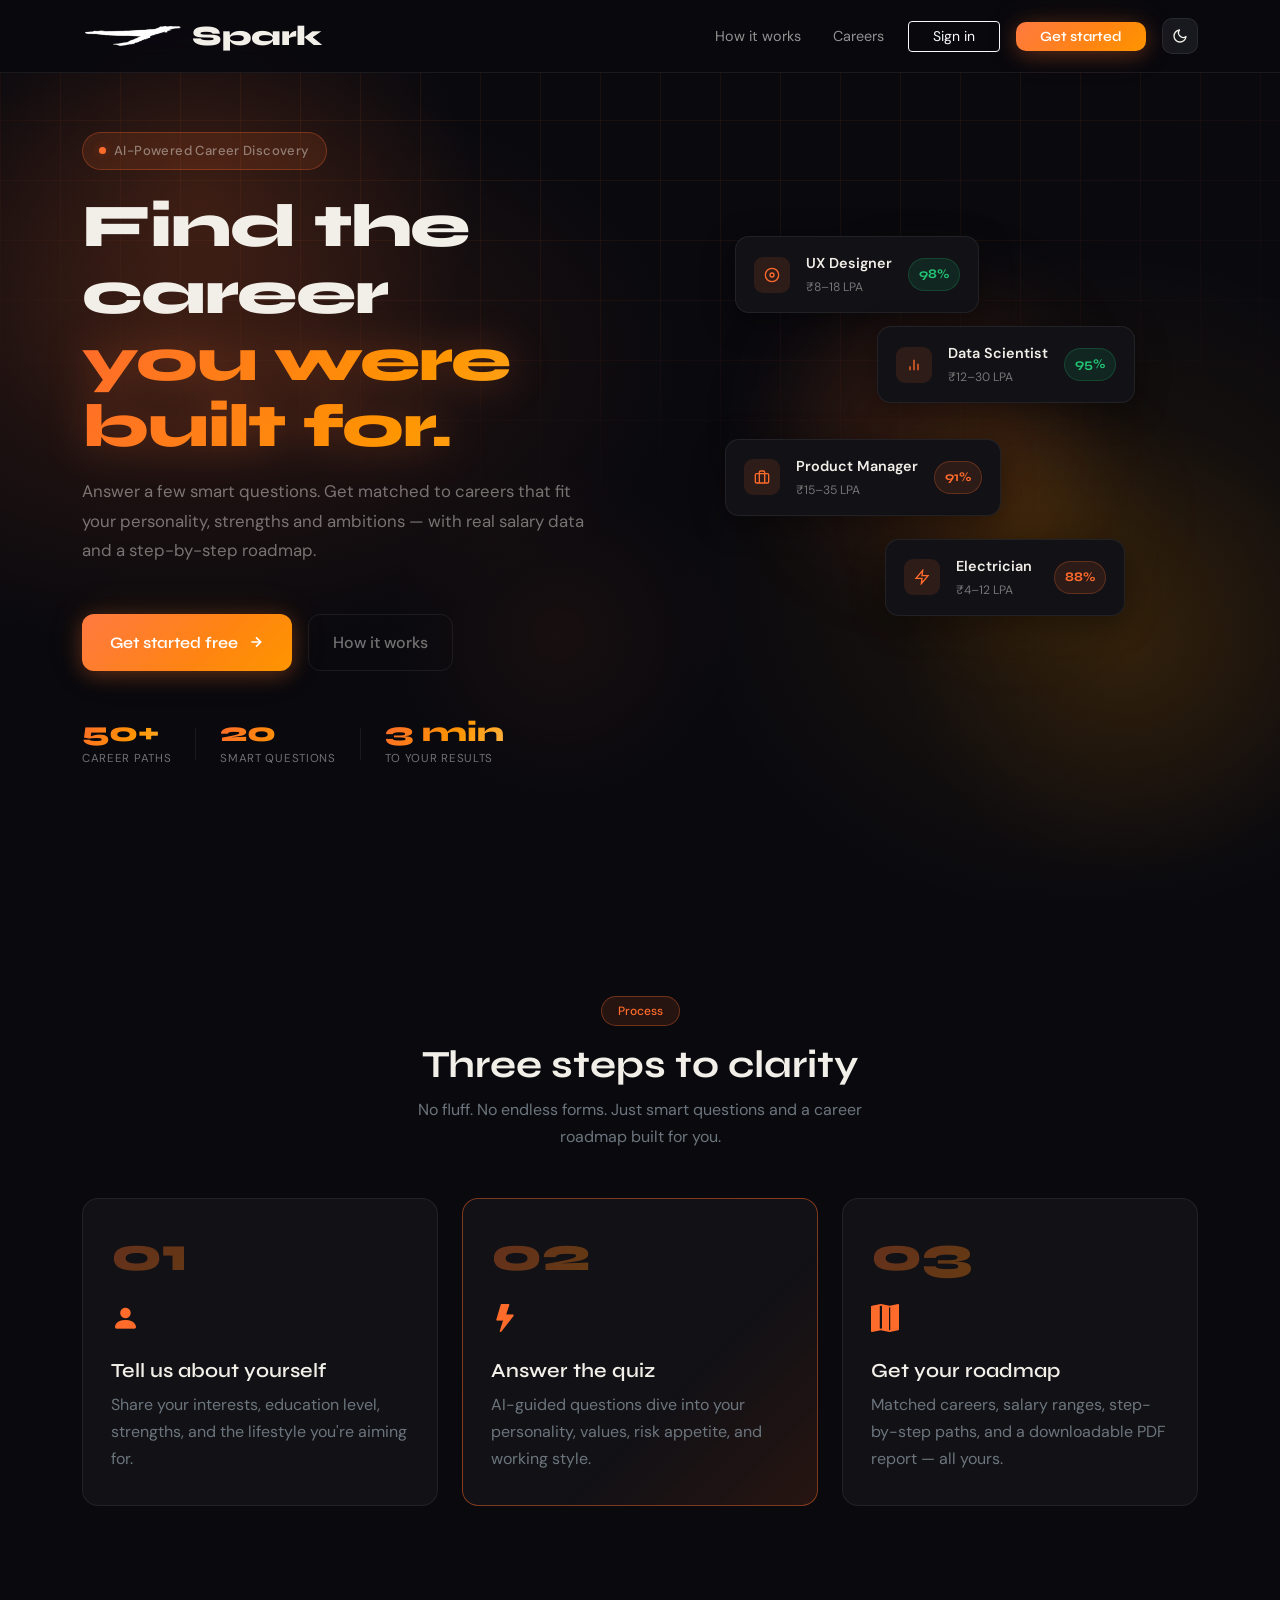
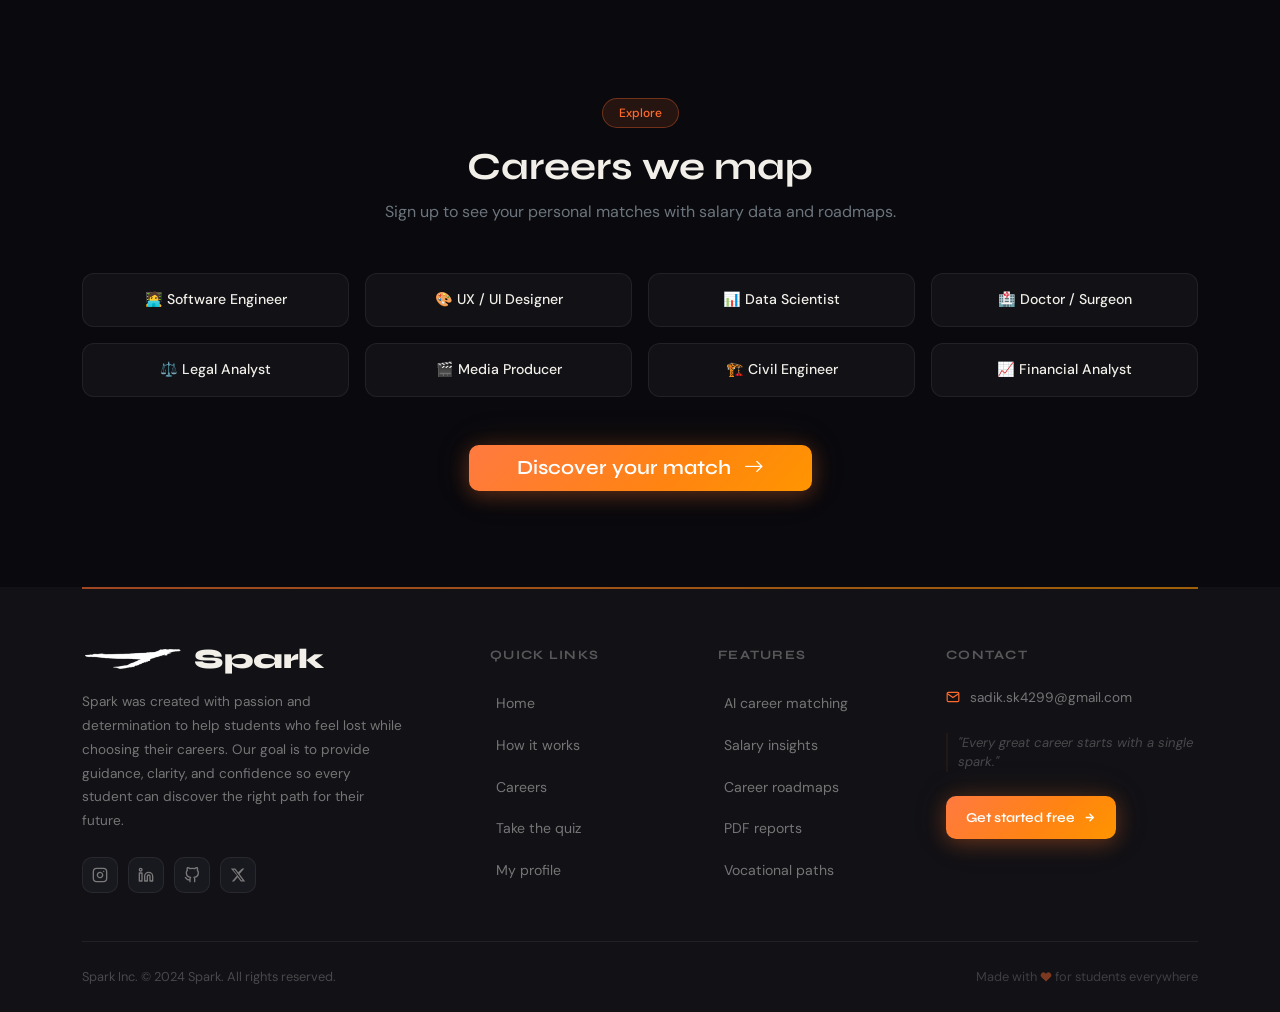
<file: index.html>
<!DOCTYPE html>
<html lang="en" data-bs-theme="dark">
<head>
  <meta charset="UTF-8" />
  <meta name="viewport" content="width=device-width, initial-scale=1.0"/>
  <title>Spark — Ignite Your Career</title>
  <link href="https://cdn.jsdelivr.net/npm/bootstrap@5.3.3/dist/css/bootstrap.min.css" rel="stylesheet"/>
  <link href="https://cdn.jsdelivr.net/npm/bootstrap-icons@1.11.3/font/bootstrap-icons.min.css" rel="stylesheet"/>
  <link href="https://fonts.googleapis.com/css2?family=Syne:wght@400;600;700;800&family=DM+Sans:wght@300;400;500&display=swap" rel="stylesheet"/>
  <link rel="stylesheet" href="style.css"/>
  <script src="theme.js"></script>
  <script src="loader.js"></script>
</head>
<body>

  <!-- NAVBAR -->
  <nav class="navbar navbar-expand-lg navbar-dark fixed-top spark-nav">
    <div class="container">
      <a class="navbar-brand spark-brand d-flex align-items-center gap-2" href="#">
          <img src="logo.png" alt="Spark" class="spark-logo" height="26" id="nav-logo"/>
          <span class="brand-text">Spark</span>
        </a>
      <button class="navbar-toggler border-0" type="button" data-bs-toggle="collapse" data-bs-target="#navMenu">
        <span class="navbar-toggler-icon"></span>
      </button>
      <div class="collapse navbar-collapse justify-content-end" id="navMenu">
        <ul class="navbar-nav align-items-center gap-2 gap-lg-3">
          <li class="nav-item"><a class="nav-link" href="#how">How it works</a></li>
          <li class="nav-item"><a class="nav-link" href="#careers">Careers</a></li>
          <li class="nav-item">
            <button class="btn btn-outline-light btn-sm px-4" data-bs-toggle="modal" data-bs-target="#authModal" id="signin-nav">Sign in</button>
          </li>
          <li class="nav-item">
            <button class="btn spark-btn-primary btn-sm px-4" data-bs-toggle="modal" data-bs-target="#authModal" id="signup-nav">Get started</button>
          </li>
        </ul>
      </div>
      <!-- THEME TOGGLE — always visible, far right -->
      <button class="theme-toggle ms-3" id="theme-toggle-btn" title="Toggle theme" aria-label="Toggle light/dark mode">
        <svg class="icon-moon" width="16" height="16" viewBox="0 0 24 24" fill="none" stroke="currentColor" stroke-width="2" stroke-linecap="round" stroke-linejoin="round"><path d="M21 12.79A9 9 0 1111.21 3 7 7 0 0021 12.79z"/></svg>
        <svg class="icon-sun" width="16" height="16" viewBox="0 0 24 24" fill="none" stroke="currentColor" stroke-width="2" stroke-linecap="round" stroke-linejoin="round"><circle cx="12" cy="12" r="5"/><line x1="12" y1="1" x2="12" y2="3"/><line x1="12" y1="21" x2="12" y2="23"/><line x1="4.22" y1="4.22" x2="5.64" y2="5.64"/><line x1="18.36" y1="18.36" x2="19.78" y2="19.78"/><line x1="1" y1="12" x2="3" y2="12"/><line x1="21" y1="12" x2="23" y2="12"/><line x1="4.22" y1="19.78" x2="5.64" y2="18.36"/><line x1="18.36" y1="5.64" x2="19.78" y2="4.22"/></svg>
      </button>
    </div>
  </nav>

  <!-- HERO -->
  <section class="hero-section" id="home">
    <!-- layered background -->
    <div class="hero-mesh"></div>
    <div class="hero-grid-bg"></div>
    <div class="hero-glow-1"></div>
    <div class="hero-glow-2"></div>
    <div class="hero-glow-3"></div>

    <div class="container position-relative" style="z-index:2;">
      <div class="row align-items-center min-vh-100 py-5 gy-5">

        <!-- LEFT -->
        <div class="col-lg-6 pt-5">

          <!-- pill badge -->
          <div class="hero-pill mb-4">
            <span class="hero-pill-dot"></span>
            AI-Powered Career Discovery
          </div>

          <!-- headline -->
          <h1 class="hero-title mb-3">
            Find the career<br/>
            <span class="hero-gradient-text">you were built for.</span>
          </h1>

          <!-- subline -->
          <p class="hero-sub mb-5">
            Answer a few smart questions. Get matched to careers that fit your personality, strengths and ambitions — with real salary data and a step-by-step roadmap.
          </p>

          <!-- CTA row -->
          <div class="d-flex flex-wrap gap-3 mb-5">
            <button class="hero-cta-primary" data-bs-toggle="modal" data-bs-target="#authModal">
              Get started free
              <svg width="16" height="16" viewBox="0 0 24 24" fill="none" stroke="currentColor" stroke-width="2.5"><line x1="5" y1="12" x2="19" y2="12"/><polyline points="12 5 19 12 12 19"/></svg>
            </button>
            <a href="#how" class="hero-cta-ghost">How it works</a>
          </div>

          <!-- stats row -->
          <div class="hero-stats-row">
            <div class="hero-stat">
              <div class="hero-stat-num">50+</div>
              <div class="hero-stat-label">Career paths</div>
            </div>
            <div class="hero-stat-sep"></div>
            <div class="hero-stat">
              <div class="hero-stat-num">20</div>
              <div class="hero-stat-label">Smart questions</div>
            </div>
            <div class="hero-stat-sep"></div>
            <div class="hero-stat">
              <div class="hero-stat-num">3 min</div>
              <div class="hero-stat-label">To your results</div>
            </div>
          </div>
        </div>

        <!-- RIGHT — floating cards -->
        <div class="col-lg-6 d-none d-lg-block position-relative">
          <div class="float-cards">
            <div class="fcard fcard-1 d-flex align-items-center gap-3">
              <div class="fcard-icon-wrap fcard-icon-indigo">
                <svg width="16" height="16" viewBox="0 0 24 24" fill="none" stroke="currentColor" stroke-width="2"><circle cx="12" cy="12" r="10"/><circle cx="12" cy="12" r="3"/></svg>
              </div>
              <div class="flex-grow-1">
                <div class="fcard-title">UX Designer</div>
                <div class="fcard-salary">₹8–18 LPA</div>
              </div>
              <div class="fcard-match fcard-match-high">98%</div>
            </div>
            <div class="fcard fcard-2 d-flex align-items-center gap-3">
              <div class="fcard-icon-wrap fcard-icon-violet">
                <svg width="16" height="16" viewBox="0 0 24 24" fill="none" stroke="currentColor" stroke-width="2"><line x1="18" y1="20" x2="18" y2="10"/><line x1="12" y1="20" x2="12" y2="4"/><line x1="6" y1="20" x2="6" y2="14"/></svg>
              </div>
              <div class="flex-grow-1">
                <div class="fcard-title">Data Scientist</div>
                <div class="fcard-salary">₹12–30 LPA</div>
              </div>
              <div class="fcard-match fcard-match-high">95%</div>
            </div>
            <div class="fcard fcard-3 d-flex align-items-center gap-3">
              <div class="fcard-icon-wrap fcard-icon-teal">
                <svg width="16" height="16" viewBox="0 0 24 24" fill="none" stroke="currentColor" stroke-width="2"><rect x="2" y="7" width="20" height="14" rx="2"/><path d="M16 21V5a2 2 0 00-2-2h-4a2 2 0 00-2 2v16"/></svg>
              </div>
              <div class="flex-grow-1">
                <div class="fcard-title">Product Manager</div>
                <div class="fcard-salary">₹15–35 LPA</div>
              </div>
              <div class="fcard-match fcard-match-mid">91%</div>
            </div>
            <div class="fcard fcard-4 d-flex align-items-center gap-3">
              <div class="fcard-icon-wrap fcard-icon-orange">
                <svg width="16" height="16" viewBox="0 0 24 24" fill="none" stroke="currentColor" stroke-width="2"><polygon points="13 2 3 14 12 14 11 22 21 10 12 10 13 2"/></svg>
              </div>
              <div class="flex-grow-1">
                <div class="fcard-title">Electrician</div>
                <div class="fcard-salary">₹4–12 LPA</div>
              </div>
              <div class="fcard-match fcard-match-mid">88%</div>
            </div>
            <div class="hero-orb orb-a"></div>
            <div class="hero-orb orb-b"></div>
          </div>
        </div>

      </div>
    </div>
  </section>

  <!-- HOW IT WORKS -->
  <section class="py-6" id="how">
    <div class="container">
      <div class="text-center mb-5">
        <span class="badge spark-badge mb-3 px-3 py-2">Process</span>
        <h2 class="section-title">Three steps to clarity</h2>
        <p class="text-secondary mx-auto" style="max-width:480px;">No fluff. No endless forms. Just smart questions and a career roadmap built for you.</p>
      </div>
      <div class="row g-4">
        <div class="col-md-4">
          <div class="step-card h-100">
            <div class="step-number">01</div>
            <div class="step-icon-wrap mb-3"><i class="bi bi-person-fill fs-3"></i></div>
            <h5 class="fw-semibold mb-2">Tell us about yourself</h5>
            <p class="text-secondary mb-0">Share your interests, education level, strengths, and the lifestyle you're aiming for.</p>
          </div>
        </div>
        <div class="col-md-4">
          <div class="step-card step-card--active h-100">
            <div class="step-number">02</div>
            <div class="step-icon-wrap mb-3"><i class="bi bi-lightning-fill fs-3"></i></div>
            <h5 class="fw-semibold mb-2">Answer the quiz</h5>
            <p class="text-secondary mb-0">AI-guided questions dive into your personality, values, risk appetite, and working style.</p>
          </div>
        </div>
        <div class="col-md-4">
          <div class="step-card h-100">
            <div class="step-number">03</div>
            <div class="step-icon-wrap mb-3"><i class="bi bi-map-fill fs-3"></i></div>
            <h5 class="fw-semibold mb-2">Get your roadmap</h5>
            <p class="text-secondary mb-0">Matched careers, salary ranges, step-by-step paths, and a downloadable PDF report — all yours.</p>
          </div>
        </div>
      </div>
    </div>
  </section>

  <!-- CAREERS PREVIEW -->
  <section class="py-6 careers-section" id="careers">
    <div class="container">
      <div class="text-center mb-5">
        <span class="badge spark-badge mb-3 px-3 py-2">Explore</span>
        <h2 class="section-title">Careers we map</h2>
        <p class="text-secondary">Sign up to see your personal matches with salary data and roadmaps.</p>
      </div>
      <div class="row g-3">
        <div class="col-6 col-md-4 col-lg-3">
          <div class="career-pill" data-bs-toggle="modal" data-bs-target="#authModal">🧑‍💻 Software Engineer</div>
        </div>
        <div class="col-6 col-md-4 col-lg-3">
          <div class="career-pill" data-bs-toggle="modal" data-bs-target="#authModal">🎨 UX / UI Designer</div>
        </div>
        <div class="col-6 col-md-4 col-lg-3">
          <div class="career-pill" data-bs-toggle="modal" data-bs-target="#authModal">📊 Data Scientist</div>
        </div>
        <div class="col-6 col-md-4 col-lg-3">
          <div class="career-pill" data-bs-toggle="modal" data-bs-target="#authModal">🏥 Doctor / Surgeon</div>
        </div>
        <div class="col-6 col-md-4 col-lg-3">
          <div class="career-pill" data-bs-toggle="modal" data-bs-target="#authModal">⚖️ Legal Analyst</div>
        </div>
        <div class="col-6 col-md-4 col-lg-3">
          <div class="career-pill" data-bs-toggle="modal" data-bs-target="#authModal">🎬 Media Producer</div>
        </div>
        <div class="col-6 col-md-4 col-lg-3">
          <div class="career-pill" data-bs-toggle="modal" data-bs-target="#authModal">🏗️ Civil Engineer</div>
        </div>
        <div class="col-6 col-md-4 col-lg-3">
          <div class="career-pill" data-bs-toggle="modal" data-bs-target="#authModal">📈 Financial Analyst</div>
        </div>
      </div>
      <div class="text-center mt-5">
        <button class="btn spark-btn-primary btn-lg px-5" data-bs-toggle="modal" data-bs-target="#authModal">
          Discover your match <i class="bi bi-arrow-right ms-2"></i>
        </button>
      </div>
    </div>
  </section>

  <!-- FOOTER -->
  <footer class="spark-footer">
    <div class="container">

      <!-- TOP DIVIDER LINE -->
      <div class="footer-top-line"></div>

      <!-- MAIN GRID -->
      <div class="footer-grid">

        <!-- COL 1 — ABOUT -->
        <div class="footer-col footer-col-about">
          <div class="footer-brand">
            <img src="logo.png" alt="Spark" class="spark-logo" height="24"/>
            <span class="brand-text">Spark</span>
          </div>
          <p class="footer-about">
            Spark was created with passion and determination to help students who feel lost while choosing their careers. Our goal is to provide guidance, clarity, and confidence so every student can discover the right path for their future.
          </p>
          <!-- SOCIAL ICONS -->
          <div class="footer-socials">
            <a href="https://www.instagram.com/_sad__ik_" target="_blank" class="footer-social-btn" title="Instagram">
              <svg width="16" height="16" viewBox="0 0 24 24" fill="none" stroke="currentColor" stroke-width="2" stroke-linecap="round" stroke-linejoin="round"><rect x="2" y="2" width="20" height="20" rx="5"/><path d="M16 11.37A4 4 0 1112.63 8 4 4 0 0116 11.37z"/><line x1="17.5" y1="6.5" x2="17.51" y2="6.5"/></svg>
            </a>
            <a href="https://www.linkedin.com/in/sadik-sk-639922325/" target="_blank" class="footer-social-btn" title="LinkedIn">
              <svg width="16" height="16" viewBox="0 0 24 24" fill="none" stroke="currentColor" stroke-width="2" stroke-linecap="round" stroke-linejoin="round"><path d="M16 8a6 6 0 016 6v7h-4v-7a2 2 0 00-2-2 2 2 0 00-2 2v7h-4v-7a6 6 0 016-6z"/><rect x="2" y="9" width="4" height="12"/><circle cx="4" cy="4" r="2"/></svg>
            </a>
            <a href="https://github.com/SaDik4299" target="_blank" class="footer-social-btn" title="GitHub">
              <svg width="16" height="16" viewBox="0 0 24 24" fill="none" stroke="currentColor" stroke-width="2" stroke-linecap="round" stroke-linejoin="round"><path d="M9 19c-5 1.5-5-2.5-7-3m14 6v-3.87a3.37 3.37 0 00-.94-2.61c3.14-.35 6.44-1.54 6.44-7A5.44 5.44 0 0020 4.77 5.07 5.07 0 0019.91 1S18.73.65 16 2.48a13.38 13.38 0 00-7 0C6.27.65 5.09 1 5.09 1A5.07 5.07 0 005 4.77a5.44 5.44 0 00-1.5 3.78c0 5.42 3.3 6.61 6.44 7A3.37 3.37 0 009 18.13V22"/></svg>
            </a>
            <a href="https://x.com/sk_sadik98517" target="_blank" class="footer-social-btn" title="X / Twitter">
              <svg width="16" height="16" viewBox="0 0 24 24" fill="currentColor"><path d="M18.244 2.25h3.308l-7.227 8.26 8.502 11.24H16.17l-4.714-6.231-5.401 6.231H2.744l7.737-8.835L1.254 2.25H8.08l4.253 5.622 5.911-5.622zm-1.161 17.52h1.833L7.084 4.126H5.117z"/></svg>
            </a>
          </div>
        </div>

        <!-- COL 2 — QUICK LINKS -->
        <div class="footer-col">
          <div class="footer-col-title">Quick Links</div>
          <ul class="footer-links">
            <li><a href="#home">Home</a></li>
            <li><a href="#how">How it works</a></li>
            <li><a href="#careers">Careers</a></li>
            <li><a href="#" data-bs-toggle="modal" data-bs-target="#authModal">Take the quiz</a></li>
            <li><a href="profile.html">My profile</a></li>
          </ul>
        </div>

        <!-- COL 3 — FEATURES -->
        <div class="footer-col">
          <div class="footer-col-title">Features</div>
          <ul class="footer-links">
            <li><a href="#">AI career matching</a></li>
            <li><a href="#">Salary insights</a></li>
            <li><a href="#">Career roadmaps</a></li>
            <li><a href="#">PDF reports</a></li>
            <li><a href="#">Vocational paths</a></li>
          </ul>
        </div>

        <!-- COL 4 — CONTACT -->
        <div class="footer-col">
          <div class="footer-col-title">Contact</div>
          <div class="footer-contact-item">
            <svg width="14" height="14" viewBox="0 0 24 24" fill="none" stroke="currentColor" stroke-width="2"><path d="M4 4h16c1.1 0 2 .9 2 2v12c0 1.1-.9 2-2 2H4c-1.1 0-2-.9-2-2V6c0-1.1.9-2 2-2z"/><polyline points="22,6 12,13 2,6"/></svg>
            <a href="mailto:sadik.sk4299@gmail.com">sadik.sk4299@gmail.com</a>
          </div>
          <div class="footer-tagline">
            "Every great career starts with a single spark."
          </div>
          <button class="footer-cta" data-bs-toggle="modal" data-bs-target="#authModal">
            Get started free
            <svg width="13" height="13" viewBox="0 0 24 24" fill="none" stroke="currentColor" stroke-width="2.5"><line x1="5" y1="12" x2="19" y2="12"/><polyline points="12 5 19 12 12 19"/></svg>
          </button>
        </div>

      </div>

      <!-- BOTTOM BAR -->
      <div class="footer-bottom">
        <span class="footer-copy">Spark Inc. &copy; 2024 Spark. All rights reserved.</span>
        <span class="footer-made">Made with
          <svg width="12" height="12" viewBox="0 0 24 24" fill="currentColor" style="color:#FF6B2B;margin:0 3px;vertical-align:middle"><path d="M20.84 4.61a5.5 5.5 0 00-7.78 0L12 5.67l-1.06-1.06a5.5 5.5 0 00-7.78 7.78L12 21.23l8.84-8.84a5.5 5.5 0 000-7.78z"/></svg>
          for students everywhere
        </span>
      </div>

    </div>
  </footer>

  <!-- AUTH MODAL -->
  <div class="modal fade" id="authModal" tabindex="-1" aria-hidden="true">
    <div class="modal-dialog modal-dialog-centered">
      <div class="modal-content spark-modal position-relative">
        <button type="button" class="btn-close btn-close-white position-absolute top-0 end-0 m-3 z-3" data-bs-dismiss="modal" aria-label="Close"></button>

        <!-- LOGIN -->
        <div id="panel-login">
          <div class="modal-body p-5">
            <div class="text-center mb-4">
              <div class="modal-brand mb-1"><img src="logo.png" class="modal-logo" alt="Spark"/></div>
              <div class="modal-brand-name mb-3">Spark</div>
              <h4 class="fw-bold">Welcome back</h4>
              <p class="text-secondary small">Sign in to continue your journey</p>
            </div>
            <div class="mb-3">
              <label class="form-label small text-secondary">Email address</label>
              <input type="email" class="form-control spark-input" id="login-email" placeholder="you@example.com"/>
            </div>
            <div class="mb-3">
              <label class="form-label small text-secondary">Password</label>
              <input type="password" class="form-control spark-input" id="login-password" placeholder="••••••••"/>
            </div>
            <div class="text-danger small mb-3 min-h-1" id="login-error"></div>
            <button class="btn spark-btn-primary w-100 py-2 mb-3" id="login-btn">
              Sign in <i class="bi bi-arrow-right ms-1"></i>
            </button>
            <p class="text-center text-secondary small mb-0">
              Don't have an account? <a href="#" class="spark-link" id="go-signup">Create one</a>
            </p>
          </div>
        </div>

        <!-- SIGNUP -->
        <div id="panel-signup" class="d-none">
          <div class="modal-body p-5">
            <div class="text-center mb-4">
              <div class="modal-brand mb-1"><img src="logo.png" class="modal-logo" alt="Spark"/></div>
              <div class="modal-brand-name mb-3">Spark</div>
              <h4 class="fw-bold">Create your account</h4>
              <p class="text-secondary small">Start discovering your path today</p>
            </div>
            <div class="mb-3">
              <label class="form-label small text-secondary">Full name</label>
              <input type="text" class="form-control spark-input" id="signup-name" placeholder="Your name"/>
            </div>
            <div class="mb-3">
              <label class="form-label small text-secondary">Email address</label>
              <input type="email" class="form-control spark-input" id="signup-email" placeholder="you@example.com"/>
            </div>
            <div class="mb-3">
              <label class="form-label small text-secondary">Password</label>
              <input type="password" class="form-control spark-input" id="signup-password" placeholder="Min. 8 characters"/>
            </div>
            <div class="text-danger small mb-3" id="signup-error"></div>
            <button class="btn spark-btn-primary w-100 py-2 mb-3" id="signup-btn">
              Create account <i class="bi bi-arrow-right ms-1"></i>
            </button>
            <p class="text-center text-secondary small mb-0">
              Already have an account? <a href="#" class="spark-link" id="go-login">Sign in</a>
            </p>
          </div>
        </div>

      </div>
    </div>
  </div>

  <script src="https://cdn.jsdelivr.net/npm/bootstrap@5.3.3/dist/js/bootstrap.bundle.min.js"></script>
  <script src="app.js"></script>
</body>
</html>
</file>
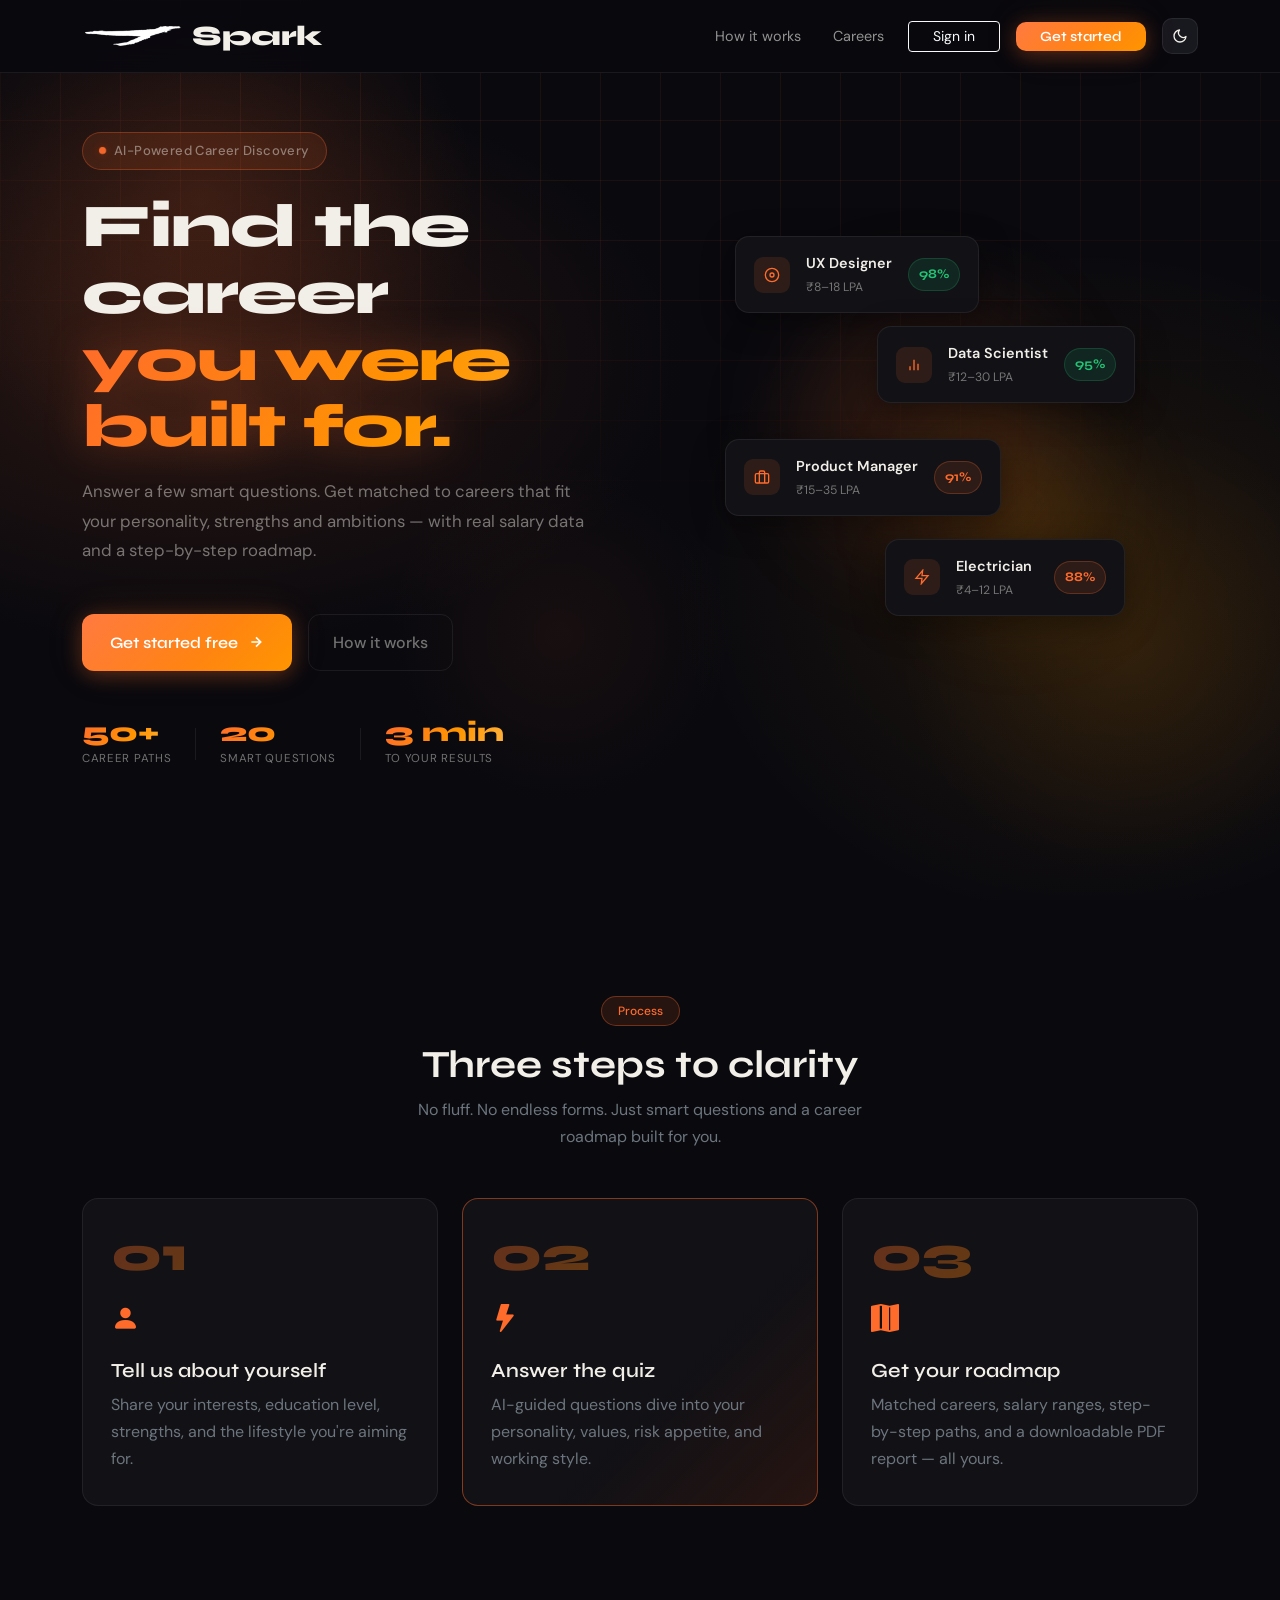
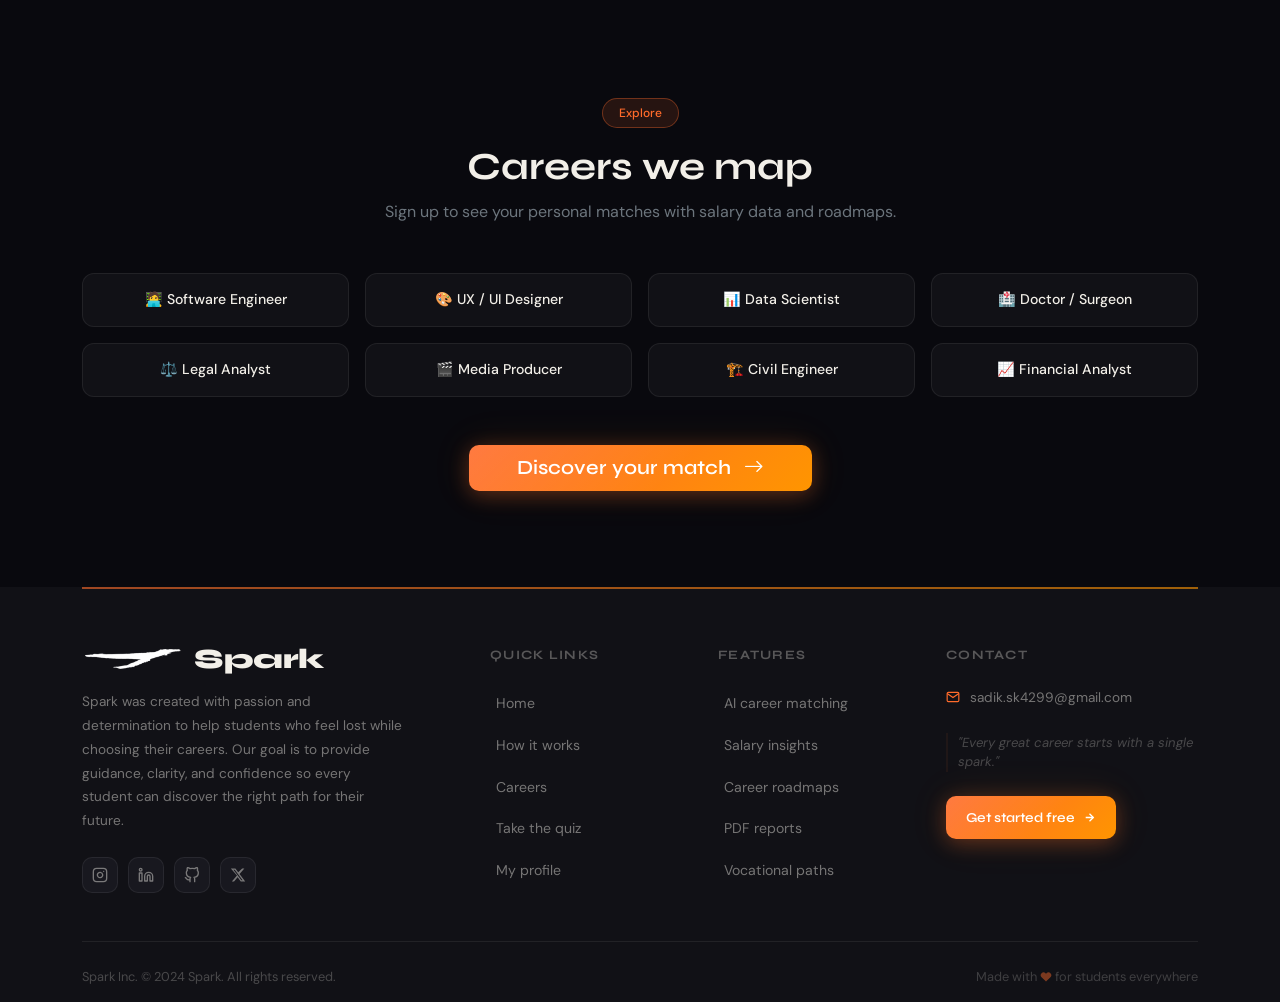
<file: profile.html>
<!DOCTYPE html>
<html lang="en">
<head>
  <meta charset="UTF-8"/>
  <meta name="viewport" content="width=device-width, initial-scale=1.0"/>
  <title>Spark — Your Profile</title>
  <link href="https://cdn.jsdelivr.net/npm/bootstrap@5.3.3/dist/css/bootstrap.min.css" rel="stylesheet"/>
  <link href="https://cdn.jsdelivr.net/npm/bootstrap-icons@1.11.3/font/bootstrap-icons.min.css" rel="stylesheet"/>
  <link href="https://fonts.googleapis.com/css2?family=Syne:wght@400;600;700;800&family=DM+Sans:wght@300;400;500&display=swap" rel="stylesheet"/>
  <script src="theme.js"></script>
  <script src="loader.js"></script>
  <link rel="stylesheet" href="style.css"/>
  <link rel="stylesheet" href="profile.css"/>
</head>
<body>

  <canvas id="bg-canvas"></canvas>

  <!-- NAVBAR -->
  <nav class="navbar navbar-dark spark-nav fixed-top">
    <div class="container">
      <a class="navbar-brand spark-brand d-flex align-items-center gap-2" href="index.html">
        <img src="logo.png" alt="Spark" class="spark-logo" height="26"/>
        <span class="brand-text">Spark</span>
      </a>
      <div class="d-flex align-items-center gap-3">
        <span class="text-secondary small" id="nav-user"></span>
        <button class="btn btn-outline-secondary btn-sm" id="btn-logout">
          <i class="bi bi-box-arrow-right me-1"></i>Logout
        </button>
      </div>
    </div>
  </nav>

  <!-- TOP PROGRESS BAR -->
  <div class="top-bar"><div class="top-bar-fill" id="top-bar-fill"></div></div>

  <!-- PAGE -->
  <div class="page-wrap">
    <div class="container">

      <!-- STEPPER -->
      <div class="sp-stepper" id="stepper">
        <div class="sp-step active" data-n="1">
          <div class="sp-circle">1</div>
          <div class="sp-label">About you</div>
        </div>
        <div class="sp-line" id="line-1"></div>
        <div class="sp-step" data-n="2">
          <div class="sp-circle">2</div>
          <div class="sp-label">Education</div>
        </div>
        <div class="sp-line" id="line-2"></div>
        <div class="sp-step" data-n="3">
          <div class="sp-circle">3</div>
          <div class="sp-label">Interests</div>
        </div>
        <div class="sp-line" id="line-3"></div>
        <div class="sp-step" data-n="4">
          <div class="sp-circle">4</div>
          <div class="sp-label">Goals</div>
        </div>
      </div>

      <!-- MAIN CARD -->
      <div class="sp-card" id="main-card">

        <!-- STEP 1 -->
        <div id="step-1" class="sp-panel">
          <div class="sp-head">
            <div class="sp-emoji">👋</div>
            <h2>Let's start with <span class="spark-highlight">you</span></h2>
            <p class="sp-sub">Tell us a little about yourself so we can personalise your results.</p>
          </div>
          <div class="row g-3">
            <div class="col-md-6">
              <label class="sp-label-field">Full name <span class="sp-req">*</span></label>
              <input type="text" id="p-name" class="sp-input" placeholder="e.g. Arjun Sharma"/>
            </div>
            <div class="col-md-6">
              <label class="sp-label-field">Age <span class="sp-req">*</span></label>
              <input type="number" id="p-age" class="sp-input" placeholder="e.g. 21" min="13" max="65"/>
            </div>
            <div class="col-md-6">
              <label class="sp-label-field">City <span class="sp-req">*</span></label>
              <input type="text" id="p-city" class="sp-input" placeholder="e.g. Hyderabad"/>
            </div>
            <div class="col-md-6">
              <label class="sp-label-field">Gender</label>
              <select id="p-gender" class="sp-input">
                <option value="">Prefer not to say</option>
                <option>Male</option>
                <option>Female</option>
              </select>
            </div>
          </div>
          <p class="sp-err" id="err-1"></p>
          <div class="sp-foot">
            <button class="sp-btn-primary" onclick="goNext(1)">Continue <i class="bi bi-arrow-right ms-2"></i></button>
          </div>
        </div>

        <!-- STEP 2 -->
        <div id="step-2" class="sp-panel" style="display:none">
          <div class="sp-head">
            <div class="sp-emoji">🎓</div>
            <h2>Your <span class="spark-highlight">education</span></h2>
            <p class="sp-sub">Your background helps us match you to realistic paths right now.</p>
          </div>
          <label class="sp-label-field mb-2">Highest level completed <span class="sp-req">*</span></label>
          <div class="sp-edu-grid">
            <button class="sp-edu-btn" data-val="High School" type="button"><i class="bi bi-book"></i><span>High School</span></button>
            <button class="sp-edu-btn" data-val="Diploma" type="button"><i class="bi bi-award"></i><span>Diploma</span></button>
            <button class="sp-edu-btn" data-val="Bachelor's" type="button"><i class="bi bi-mortarboard"></i><span>Bachelor's</span></button>
            <button class="sp-edu-btn" data-val="Master's" type="button"><i class="bi bi-mortarboard-fill"></i><span>Master's</span></button>
            <button class="sp-edu-btn" data-val="PhD" type="button"><i class="bi bi-journal-bookmark-fill"></i><span>PhD</span></button>
            <button class="sp-edu-btn" data-val="Self-taught" type="button"><i class="bi bi-lightbulb"></i><span>Self-taught</span></button>
          </div>
          <div class="row g-3 mt-1">
            <div class="col-md-6">
              <label class="sp-label-field">Field of study</label>
              <input type="text" id="p-field" class="sp-input" placeholder="e.g. Computer Science"/>
            </div>
            <div class="col-md-6">
              <label class="sp-label-field">Current status <span class="sp-req">*</span></label>
              <select id="p-status" class="sp-input">
                <option value="">Select status</option>
                <option>Still studying</option>
                <option>Recently graduated</option>
                <option>Working professional</option>
                <option>Looking for first job</option>
                <option>Career change</option>
              </select>
            </div>
          </div>
          <p class="sp-err" id="err-2"></p>
          <div class="sp-foot">
            <button class="sp-btn-secondary" onclick="goBack(2)"><i class="bi bi-arrow-left me-1"></i> Back</button>
            <button class="sp-btn-primary" onclick="goNext(2)">Continue <i class="bi bi-arrow-right ms-2"></i></button>
          </div>
        </div>

        <!-- STEP 3 -->
        <div id="step-3" class="sp-panel" style="display:none">
          <div class="sp-head">
            <div class="sp-emoji">🔥</div>
            <h2>What <span class="spark-highlight">excites</span> you?</h2>
            <p class="sp-sub">Pick at least 2. Go with your gut.</p>
          </div>
          <div class="sp-tags">
            <button class="sp-tag" data-val="Technology" type="button">Technology</button>
            <button class="sp-tag" data-val="Design" type="button">Design</button>
            <button class="sp-tag" data-val="Science" type="button">Science</button>
            <button class="sp-tag" data-val="Business & Sales" type="button">Business & Sales</button>
            <button class="sp-tag" data-val="Healthcare" type="button">Healthcare</button>
            <button class="sp-tag" data-val="Law" type="button">Law</button>
            <button class="sp-tag" data-val="Writing & Media" type="button">Writing & Media</button>
            <button class="sp-tag" data-val="Teaching" type="button">Teaching</button>
            <button class="sp-tag" data-val="Arts & Music" type="button">Arts & Music</button>
            <button class="sp-tag" data-val="Sports & Fitness" type="button">Sports & Fitness</button>
            <button class="sp-tag" data-val="Finance" type="button">Finance</button>
            <button class="sp-tag" data-val="Engineering" type="button">Engineering</button>
            <button class="sp-tag" data-val="Electrical Work" type="button">Electrical Work</button>
            <button class="sp-tag" data-val="Carpentry & Woodwork" type="button">Carpentry</button>
            <button class="sp-tag" data-val="Mechanics & Vehicles" type="button">Mechanics</button>
            <button class="sp-tag" data-val="Construction & Civil" type="button">Construction</button>
            <button class="sp-tag" data-val="Driving & Logistics" type="button">Driving & Logistics</button>
            <button class="sp-tag" data-val="Plumbing & Pipework" type="button">Plumbing</button>
            <button class="sp-tag" data-val="Cooking & Food" type="button">Cooking & Food</button>
            <button class="sp-tag" data-val="Agriculture & Farming" type="button">Agriculture</button>
            <button class="sp-tag" data-val="Beauty & Grooming" type="button">Beauty & Grooming</button>
            <button class="sp-tag" data-val="Retail & Customer Service" type="button">Retail & Service</button>
          </div>
          <p class="sp-err" id="err-3"></p>
          <div class="sp-foot">
            <button class="sp-btn-secondary" onclick="goBack(3)"><i class="bi bi-arrow-left me-1"></i> Back</button>
            <button class="sp-btn-primary" onclick="goNext(3)">Continue <i class="bi bi-arrow-right ms-2"></i></button>
          </div>
        </div>

        <!-- STEP 4 -->
        <div id="step-4" class="sp-panel" style="display:none">
          <div class="sp-head">
            <div class="sp-emoji">🎯</div>
            <h2>Your <span class="spark-highlight">priorities</span></h2>
            <p class="sp-sub">What matters most to you in a career? Pick one.</p>
          </div>
          <div class="sp-priority-grid">
            <button class="sp-priority-btn" data-val="High salary" type="button"><i class="bi bi-currency-rupee"></i><span>High salary</span></button>
            <button class="sp-priority-btn" data-val="Work-life balance" type="button"><i class="bi bi-heart"></i><span>Work-life balance</span></button>
            <button class="sp-priority-btn" data-val="Own business" type="button"><i class="bi bi-shop"></i><span>Own business</span></button>
            <button class="sp-priority-btn" data-val="Social impact" type="button"><i class="bi bi-people"></i><span>Social impact</span></button>
            <button class="sp-priority-btn" data-val="Job security" type="button"><i class="bi bi-shield-check"></i><span>Job security</span></button>
            <button class="sp-priority-btn" data-val="Mastering a skill" type="button"><i class="bi bi-tools"></i><span>Mastering a skill</span></button>
            <button class="sp-priority-btn" data-val="Creative freedom" type="button"><i class="bi bi-palette"></i><span>Creative freedom</span></button>
            <button class="sp-priority-btn" data-val="Growth & learning" type="button"><i class="bi bi-graph-up"></i><span>Growth & learning</span></button>
            <button class="sp-priority-btn" data-val="Quick daily income" type="button"><i class="bi bi-cash-stack"></i><span>Quick income</span></button>
          </div>
          <div class="mt-3">
            <label class="sp-label-field">Anything else? <span class="text-secondary" style="font-size:0.78rem">(optional)</span></label>
            <textarea id="p-extra" class="sp-input" rows="3" placeholder="e.g. I want to work remotely, interested in startups..."></textarea>
          </div>
          <p class="sp-err" id="err-4"></p>
          <div class="sp-foot">
            <button class="sp-btn-secondary" onclick="goBack(4)"><i class="bi bi-arrow-left me-1"></i> Back</button>
            <button class="sp-btn-primary" onclick="goNext(4)">Start my quiz <i class="bi bi-lightning-fill ms-2"></i></button>
          </div>
        </div>

        <!-- DONE -->
        <div id="step-done" class="sp-panel text-center" style="display:none">
          <div class="sp-done-ring"><div class="sp-done-inner">⚡</div></div>
          <h2 class="mt-4">You're all set, <span class="spark-highlight" id="done-name">there</span>!</h2>
          <p class="sp-sub mt-2 mb-4">Your profile is saved. Time to find your career path.</p>
          <button class="sp-btn-primary" onclick="window.location.href='quiz.html'">
            Begin the quiz <i class="bi bi-arrow-right ms-2"></i>
          </button>
        </div>

      </div><!-- /sp-card -->
    </div><!-- /container -->
  </div><!-- /page-wrap -->

  <script src="https://cdn.jsdelivr.net/npm/bootstrap@5.3.3/dist/js/bootstrap.bundle.min.js"></script>
  <script src="profile.js"></script>
</body>
</html>
</file>
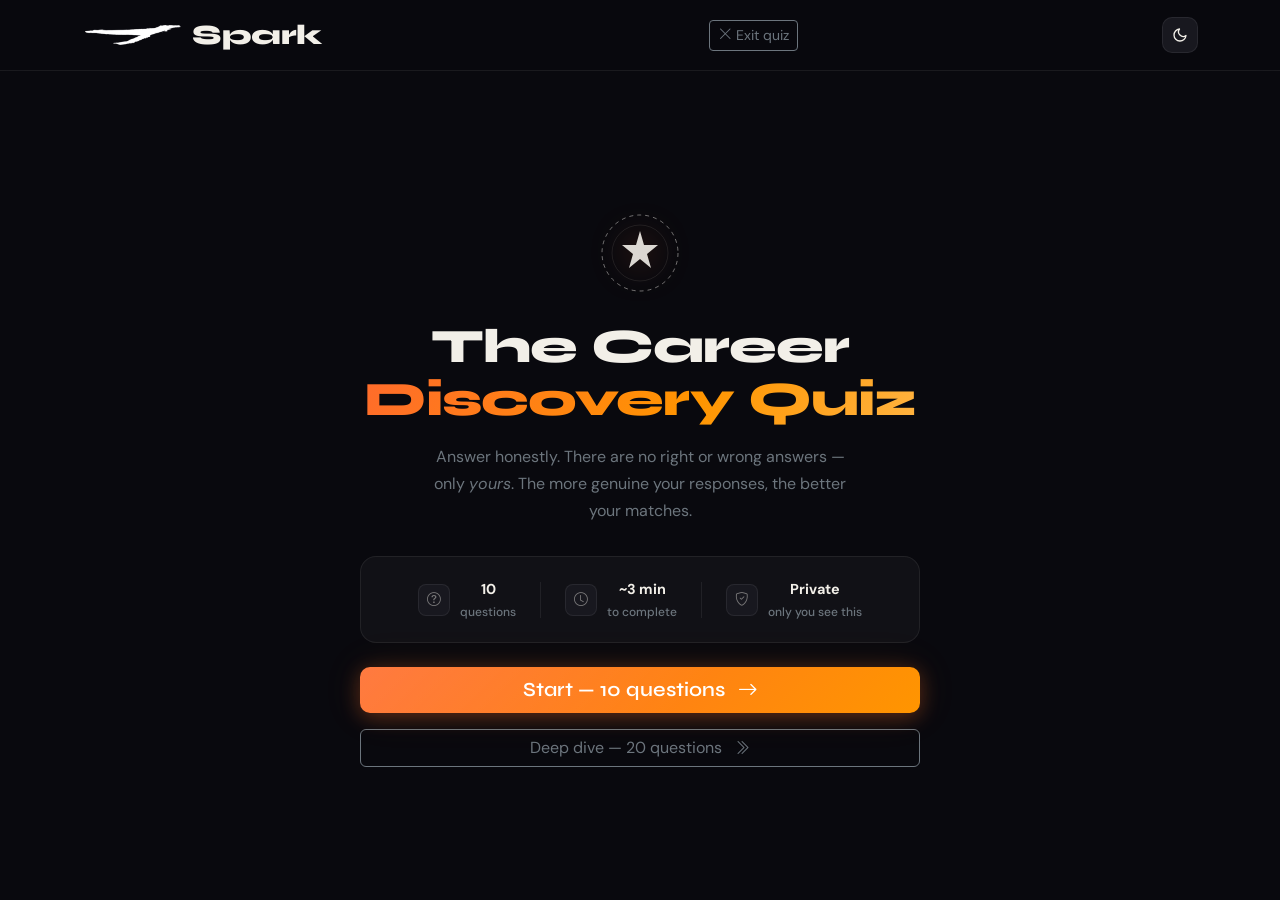
<file: quiz.html>
<!DOCTYPE html>
<html lang="en" data-bs-theme="dark">
<head>
  <meta charset="UTF-8"/>
  <meta name="viewport" content="width=device-width, initial-scale=1.0"/>
  <title>Spark — Career Quiz</title>
  <link href="https://cdn.jsdelivr.net/npm/bootstrap@5.3.3/dist/css/bootstrap.min.css" rel="stylesheet"/>
  <link href="https://cdn.jsdelivr.net/npm/bootstrap-icons@1.11.3/font/bootstrap-icons.min.css" rel="stylesheet"/>
  <link href="https://fonts.googleapis.com/css2?family=Syne:wght@400;600;700;800&family=DM+Sans:wght@300;400;500&display=swap" rel="stylesheet"/>
  <link rel="stylesheet" href="style.css"/>
  <link rel="stylesheet" href="quiz.css"/>
  <script src="theme.js"></script>
  <script src="loader.js"></script>
</head>
<body class="quiz-body">

  <canvas id="quiz-canvas"></canvas>

  <!-- NAV -->
  <nav class="navbar navbar-dark spark-nav fixed-top">
    <div class="container">
      <a class="navbar-brand spark-brand d-flex align-items-center gap-2" href="index.html">
          <img src="logo.png" alt="Spark" class="spark-logo" height="26" id="nav-logo"/>
          <span class="brand-text">Spark</span>
        </a>
      <div class="d-flex align-items-center gap-3">
        <span class="text-secondary small" id="nav-username"></span>
        <button class="btn btn-outline-secondary btn-sm" onclick="confirmExit()">
          <i class="bi bi-x-lg me-1"></i>Exit quiz
        </button>
      </div>
    </div>
  </nav>

  <!-- MAIN -->
  <main class="quiz-main">

    <!-- INTRO SCREEN -->
    <div class="quiz-screen active" id="screen-intro">
      <div class="container">
        <div class="quiz-intro-card">
          <div class="intro-icon-wrap">
            <svg class="intro-svg" viewBox="0 0 80 80" fill="none" xmlns="http://www.w3.org/2000/svg">
              <circle cx="40" cy="40" r="38" stroke="currentColor" stroke-width="1" stroke-dasharray="4 4"/>
              <circle cx="40" cy="40" r="28" stroke="currentColor" stroke-width="0.5" opacity="0.4"/>
              <path d="M40 18 L44 32 L58 32 L47 41 L51 55 L40 46 L29 55 L33 41 L22 32 L36 32 Z"
                fill="currentColor" opacity="0.9"/>
            </svg>
          </div>
          <h1 class="intro-title">The Career<br/><span class="spark-highlight">Discovery Quiz</span></h1>
          <p class="intro-sub text-secondary">
            Answer honestly. There are no right or wrong answers — only <em>yours</em>.
            The more genuine your responses, the better your matches.
          </p>
          <div class="intro-meta-row">
            <div class="intro-meta-item">
              <div class="meta-icon"><i class="bi bi-question-circle"></i></div>
              <div><strong id="intro-q-count">10</strong><span class="text-secondary d-block" style="font-size:0.75rem">questions</span></div>
            </div>
            <div class="intro-meta-sep"></div>
            <div class="intro-meta-item">
              <div class="meta-icon"><i class="bi bi-clock"></i></div>
              <div><strong>~3 min</strong><span class="text-secondary d-block" style="font-size:0.75rem">to complete</span></div>
            </div>
            <div class="intro-meta-sep"></div>
            <div class="intro-meta-item">
              <div class="meta-icon"><i class="bi bi-shield-check"></i></div>
              <div><strong>Private</strong><span class="text-secondary d-block" style="font-size:0.75rem">only you see this</span></div>
            </div>
          </div>
          <div class="d-flex flex-column gap-3 align-items-center mt-4">
            <button class="btn spark-btn-primary btn-lg px-5 w-100" onclick="startQuiz('medium')">
              Start — 10 questions <i class="bi bi-arrow-right ms-2"></i>
            </button>
            <button class="btn btn-outline-secondary px-5 w-100" onclick="startQuiz('long')">
              Deep dive — 20 questions <i class="bi bi-chevron-double-right ms-2"></i>
            </button>
          </div>
        </div>
      </div>
    </div>

    <!-- QUIZ SCREEN -->
    <div class="quiz-screen" id="screen-quiz">
      <div class="container">

        <!-- TOP BAR -->
        <div class="quiz-topbar">
          <div class="quiz-counter">
            <span id="q-current">1</span>
            <span class="text-secondary mx-1">/</span>
            <span id="q-total">10</span>
          </div>
          <div class="quiz-progress-wrap">
            <div class="quiz-progress-track">
              <div class="quiz-progress-fill" id="quiz-progress"></div>
            </div>
          </div>
          <div class="quiz-timer" id="quiz-timer">
            <i class="bi bi-stopwatch"></i>
            <span id="timer-display">0:00</span>
          </div>
        </div>

        <!-- QUESTION CARD -->
        <div class="q-card" id="q-card">
          <div class="q-category" id="q-category">Personality</div>
          <p class="q-text" id="q-text">Loading question...</p>
          <div class="q-options" id="q-options"></div>
        </div>

        <!-- UPGRADE NUDGE (shown at Q10 in long mode) -->
        <div class="upgrade-nudge d-none" id="upgrade-nudge">
          <i class="bi bi-stars me-2"></i>
          You're halfway! The next 10 questions unlock deeper career insights.
        </div>

      </div>
    </div>

    <!-- LOADING SCREEN -->
    <div class="quiz-screen" id="screen-loading">
      <div class="container">
        <div class="loading-card">
          <div class="loading-orbs">
            <div class="lorb lorb-1"></div>
            <div class="lorb lorb-2"></div>
            <div class="lorb lorb-3"></div>
          </div>
          <div class="loading-icon">
            <svg viewBox="0 0 60 60" fill="none" xmlns="http://www.w3.org/2000/svg" width="48" height="48">
              <circle cx="30" cy="30" r="28" stroke="currentColor" stroke-width="1" stroke-dasharray="3 3" class="loading-ring-svg"/>
              <path d="M30 10 L33 22 L46 22 L36 30 L39 42 L30 34 L21 42 L24 30 L14 22 L27 22 Z"
                fill="currentColor" opacity="0.8"/>
            </svg>
          </div>
          <h3 class="loading-title">Analysing your answers</h3>
          <div class="loading-steps">
            <div class="lstep active" id="lstep-1">
              <div class="lstep-dot"></div>
              <span>Reading your personality profile</span>
            </div>
            <div class="lstep" id="lstep-2">
              <div class="lstep-dot"></div>
              <span>Matching to career database</span>
            </div>
            <div class="lstep" id="lstep-3">
              <div class="lstep-dot"></div>
              <span>Calculating salary ranges</span>
            </div>
            <div class="lstep" id="lstep-4">
              <div class="lstep-dot"></div>
              <span>Building your roadmap</span>
            </div>
          </div>
        </div>
      </div>
    </div>

  </main>

  <!-- EXIT CONFIRM MODAL -->
  <div class="modal fade" id="exitModal" tabindex="-1">
    <div class="modal-dialog modal-dialog-centered modal-sm">
      <div class="modal-content spark-modal text-center p-4">
        <div class="mb-3" style="font-size:2rem; opacity:0.7;">
          <svg viewBox="0 0 40 40" width="40" height="40" fill="none">
            <circle cx="20" cy="20" r="18" stroke="currentColor" stroke-width="1"/>
            <path d="M20 10 v12 M20 26 v2" stroke="currentColor" stroke-width="2" stroke-linecap="round"/>
          </svg>
        </div>
        <h5 class="fw-bold mb-2">Leave the quiz?</h5>
        <p class="text-secondary small mb-4">Your progress won't be saved.</p>
        <div class="d-flex gap-2">
          <button class="btn btn-outline-secondary w-50" data-bs-dismiss="modal">Stay</button>
          <button class="btn spark-btn-primary w-50" onclick="window.location.href='profile.html'">Leave</button>
        </div>
      </div>
    </div>
  </div>

  <script src="https://cdn.jsdelivr.net/npm/bootstrap@5.3.3/dist/js/bootstrap.bundle.min.js"></script>
  <script src="app.js"></script>
  <script src="quiz.js"></script>
</body>
</html>
</file>
<file: style.css>
/* ════════════════════════════════════════════
   SPARK — GLOBAL STYLESHEET
   Dark mode  → orange accent system
   Light mode → blue accent system
════════════════════════════════════════════ */

/* ── DARK THEME VARIABLES (default) ── */
:root {
  --spark-bg:         #09090E;
  --spark-surface:    #111116;
  --spark-surface-2:  #18181F;
  --spark-border:     rgba(255,255,255,0.07);
  --spark-text:       #F2EFE8;
  --spark-text-muted: rgba(242,239,232,0.45);
  --spark-nav-bg:     rgba(9,9,14,0.88);
  /* orange accent */
  --acc:        #FF6B2B;
  --acc-2:      #FF9500;
  --acc-dim:    rgba(255,107,43,0.12);
  --acc-glow:   rgba(255,107,43,0.30);
  --acc-grad:   linear-gradient(135deg, #FF6B2B 0%, #FF9500 100%);
  --acc-grad-t: linear-gradient(120deg, #FF6B2B 0%, #FF9500 60%, #FFB340 100%);
  --acc-shadow: 0 4px 20px rgba(255,107,43,0.30), 0 0 40px rgba(255,149,0,0.10);
}

/* ── LIGHT THEME VARIABLES ── */
html[data-theme="light"] {
  --spark-bg:         #EBF0FA;
  --spark-surface:    #F5F8FF;
  --spark-surface-2:  #DDE6F5;
  --spark-border:     rgba(90,120,190,0.15);
  --spark-text:       #162035;
  --spark-text-muted: rgba(22,32,53,0.50);
  --spark-nav-bg:     rgba(235,240,250,0.92);
  /* blue accent */
  --acc:        #4A6FF5;
  --acc-2:      #7C3AED;
  --acc-dim:    rgba(74,111,245,0.10);
  --acc-glow:   rgba(74,111,245,0.22);
  --acc-grad:   linear-gradient(135deg, #4A6FF5 0%, #7C3AED 100%);
  --acc-grad-t: linear-gradient(120deg, #4A6FF5 0%, #7C3AED 55%, #0EA5B0 100%);
  --acc-shadow: 0 4px 20px rgba(74,111,245,0.28), 0 0 40px rgba(124,58,237,0.10);
}

/* ── TRANSITIONS ── */
*, *::before, *::after {
  box-sizing: border-box;
  transition: background-color 0.3s ease, border-color 0.3s ease, color 0.15s ease !important;
}

html { scroll-behavior: smooth; }

body {
  background-color: var(--spark-bg);
  color: var(--spark-text);
  font-family: 'DM Sans', sans-serif;
  font-size: 16px;
  line-height: 1.7;
  overflow-x: hidden;
}

/* ── TYPOGRAPHY ── */
h1,h2,h3,h4,h5 { font-family: 'Syne', sans-serif; }

.spark-highlight {
  background: var(--acc-grad-t);
  -webkit-background-clip: text;
  -webkit-text-fill-color: transparent;
  background-clip: text;
  display: inline-block;
}

.section-title { font-size: clamp(1.8rem,3vw,2.5rem); font-weight: 700; color: var(--spark-text); }
.py-6 { padding-top: 6rem; padding-bottom: 6rem; }

/* ── BRAND ── */
.spark-brand { text-decoration: none !important; }
.brand-text {
  font-family: 'Syne', sans-serif; font-weight: 800;
  font-size: 1.75rem; line-height: 1; letter-spacing: -0.02em;
  color: var(--spark-text);
}

/* ── THEME TOGGLE ── */
.theme-toggle {
  width: 36px; height: 36px; border-radius: 10px;
  border: 1px solid var(--spark-border);
  background: var(--spark-surface-2);
  color: var(--spark-text);
  display: flex; align-items: center; justify-content: center;
  cursor: pointer; flex-shrink: 0;
}
.theme-toggle:hover {
  border-color: var(--acc);
  color: var(--acc);
  background: var(--acc-dim);
}
.theme-toggle svg { pointer-events: none; }
.theme-toggle .icon-sun  { display: none; }
.theme-toggle .icon-moon { display: block; }
html[data-theme="light"] .theme-toggle .icon-sun  { display: block; }
html[data-theme="light"] .theme-toggle .icon-moon { display: none; }

/* ── NAVBAR ── */
.spark-nav {
  background: var(--spark-nav-bg);
  backdrop-filter: blur(16px);
  -webkit-backdrop-filter: blur(16px);
  border-bottom: 1px solid var(--spark-border);
  padding: 1rem 0;
}
.spark-nav .nav-link { color: rgba(242,239,232,0.6) !important; font-size: 0.9rem; transition: color 0.2s; }
.spark-nav .nav-link:hover { color: var(--spark-text) !important; }
html[data-theme="light"] .spark-nav .nav-link { color: rgba(22,32,53,0.58) !important; }
html[data-theme="light"] .spark-nav .nav-link:hover { color: #162035 !important; }

/* ── BUTTONS ── */
.spark-btn-primary {
  background: var(--acc-grad) !important;
  border: none !important;
  color: #fff !important;
  font-family: 'Syne', sans-serif;
  font-weight: 600;
  border-radius: 10px;
  box-shadow: var(--acc-shadow) !important;
  position: relative; overflow: hidden;
  transition: all 0.2s !important;
}
.spark-btn-primary::after {
  content: '';
  position: absolute; inset: 0;
  background: linear-gradient(135deg, rgba(255,255,255,0.1) 0%, transparent 60%);
  pointer-events: none;
}
.spark-btn-primary:hover {
  filter: brightness(1.1);
  transform: translateY(-1px);
  box-shadow: 0 6px 28px var(--acc-glow), 0 0 50px var(--acc-dim) !important;
  color: #fff !important;
}

/* ── BADGE ── */
.spark-badge {
  background: var(--acc-dim);
  border: 1px solid color-mix(in srgb, var(--acc) 35%, transparent);
  color: var(--acc);
  font-family: 'DM Sans', sans-serif;
  font-weight: 500;
  border-radius: 30px;
}

/* ── SPARK INPUTS ── */
.spark-input {
  background: var(--spark-surface-2) !important;
  border: 1px solid var(--spark-border) !important;
  color: var(--spark-text) !important;
  border-radius: 10px !important;
  padding: 12px 16px !important;
  font-size: 0.9rem;
  transition: border-color 0.2s;
}
.spark-input:focus {
  border-color: var(--acc) !important;
  box-shadow: 0 0 0 3px var(--acc-dim) !important;
  outline: none;
}
.spark-input::placeholder { color: rgba(242,239,232,0.3) !important; }
html[data-theme="light"] .spark-input::placeholder { color: rgba(22,32,53,0.3) !important; }
.spark-link { color: var(--acc); text-decoration: none; font-weight: 500; }
.spark-link:hover { filter: brightness(1.15); text-decoration: underline; }
.min-h-1 { min-height: 1.2rem; }

/* ── MODAL ── */
.spark-modal {
  background: var(--spark-surface);
  border: 1px solid var(--spark-border);
  border-radius: 20px;
  overflow: hidden;
}

/* ── HERO SECTION ── */
.hero-section {
  position: relative;
  min-height: 100vh;
  overflow: hidden;
  background: var(--spark-bg);
}

.hero-mesh {
  position: absolute; inset: 0; z-index: 0; pointer-events: none;
  background:
    radial-gradient(ellipse 60% 50% at 15% 40%, color-mix(in srgb, var(--acc) 14%, transparent) 0%, transparent 65%),
    radial-gradient(ellipse 50% 60% at 85% 65%, color-mix(in srgb, var(--acc-2) 9%, transparent) 0%, transparent 65%);
}

.hero-grid-bg {
  position: absolute; inset: 0; pointer-events: none;
  background-image:
    linear-gradient(color-mix(in srgb, var(--acc) 8%, transparent) 1px, transparent 1px),
    linear-gradient(90deg, color-mix(in srgb, var(--acc) 8%, transparent) 1px, transparent 1px);
  background-size: 60px 60px;
  mask-image: radial-gradient(ellipse 80% 60% at 50% 0%, black 40%, transparent 100%);
  -webkit-mask-image: radial-gradient(ellipse 80% 60% at 50% 0%, black 40%, transparent 100%);
  z-index: 0;
}

.hero-glow-1 {
  position: absolute; width: 600px; height: 600px;
  background: radial-gradient(circle, color-mix(in srgb, var(--acc) 16%, transparent) 0%, transparent 65%);
  top: -100px; left: -100px; z-index: 0; pointer-events: none;
}
.hero-glow-2 {
  position: absolute; width: 500px; height: 500px;
  background: radial-gradient(circle, color-mix(in srgb, var(--acc-2) 10%, transparent) 0%, transparent 65%);
  bottom: 0; right: -100px; z-index: 0; pointer-events: none;
}
.hero-glow-3 {
  position: absolute; width: 350px; height: 350px;
  background: radial-gradient(circle, color-mix(in srgb, var(--acc) 6%, transparent) 0%, transparent 70%);
  bottom: 10%; left: 30%; pointer-events: none; z-index: 0;
}

/* hero pill */
.hero-pill {
  display: inline-flex; align-items: center; gap: 8px;
  background: var(--acc-dim);
  border: 1px solid color-mix(in srgb, var(--acc) 30%, transparent);
  border-radius: 30px; padding: 7px 16px;
  font-size: 0.82rem; font-weight: 500;
  color: var(--spark-text-muted); letter-spacing: 0.03em;
}
.hero-pill-dot {
  width: 7px; height: 7px; border-radius: 50%;
  background: var(--acc);
  box-shadow: 0 0 10px var(--acc-glow);
  animation: pillPulse 2s ease-in-out infinite; flex-shrink: 0;
}
@keyframes pillPulse {
  0%,100% { opacity:1; transform:scale(1); }
  50%      { opacity:0.55; transform:scale(1.4); }
}

/* hero title */
.hero-title {
  font-size: clamp(2.4rem,5vw,3.8rem);
  font-weight: 800; line-height: 1.1;
  letter-spacing: -0.02em; color: var(--spark-text);
}
.hero-gradient-text {
  background: var(--acc-grad-t);
  -webkit-background-clip: text;
  -webkit-text-fill-color: transparent;
  background-clip: text;
  display: inline-block;
  filter: drop-shadow(0 0 20px var(--acc-glow));
}
.hero-sub { font-size: 1.05rem; line-height: 1.75; max-width: 520px; color: var(--spark-text-muted); }

/* hero CTAs */
.hero-cta-primary {
  display: inline-flex; align-items: center; gap: 10px;
  background: var(--acc-grad);
  border: none; border-radius: 12px;
  padding: 14px 28px; font-size: 1rem; font-weight: 600;
  color: #fff; cursor: pointer;
  font-family: 'Syne', sans-serif;
  box-shadow: var(--acc-shadow);
  transition: all 0.25s cubic-bezier(0.34,1.56,0.64,1) !important;
  position: relative; overflow: hidden;
}
.hero-cta-primary::after {
  content: '';
  position: absolute; inset: 0;
  background: linear-gradient(135deg, rgba(255,255,255,0.1) 0%, transparent 60%);
  pointer-events: none;
}
.hero-cta-primary:hover {
  filter: brightness(1.1); transform: translateY(-2px);
  box-shadow: 0 8px 32px var(--acc-glow), 0 0 60px var(--acc-dim) !important;
}
.hero-cta-ghost {
  display: inline-flex; align-items: center;
  background: transparent;
  border: 1px solid var(--spark-border); border-radius: 12px;
  padding: 14px 24px; font-size: 1rem; font-weight: 500;
  color: var(--spark-text-muted); text-decoration: none;
  transition: all 0.2s !important;
}
.hero-cta-ghost:hover {
  border-color: color-mix(in srgb, var(--acc) 40%, transparent);
  background: var(--acc-dim);
  color: var(--spark-text);
}

/* hero stats */
.hero-stats-row { display: flex; align-items: center; gap: 1.5rem; flex-wrap: wrap; }
.hero-stat { display: flex; flex-direction: column; gap: 3px; }
.hero-stat-num {
  font-family: 'Syne', sans-serif; font-size: 1.7rem; font-weight: 800; line-height: 1;
  background: var(--acc-grad-t);
  -webkit-background-clip: text; -webkit-text-fill-color: transparent; background-clip: text;
}
.hero-stat-label { font-size: 0.72rem; color: var(--spark-text-muted); text-transform: uppercase; letter-spacing: 0.06em; }
.hero-stat-sep { width: 1px; height: 32px; background: var(--spark-border); }

/* stat-num (old) */
.stat-num {
  font-family: 'Syne', sans-serif; font-size: 1.8rem; font-weight: 800;
  background: var(--acc-grad-t);
  -webkit-background-clip: text; -webkit-text-fill-color: transparent; background-clip: text;
  line-height: 1;
}
.stat-divider { width: 1px; height: 40px; background: var(--spark-border); align-self: center; }

/* ── FLOATING CARDS ── */
.float-cards { position: relative; width: 420px; height: 420px; margin: 0 auto; }
.fcard {
  position: absolute;
  background: var(--spark-surface);
  border: 1px solid var(--spark-border);
  border-radius: 14px; padding: 14px 18px;
  min-width: 240px;
  box-shadow: 0 8px 32px rgba(0,0,0,0.4);
  font-size: 0.9rem;
}
.fcard-1 { top:20px; left:20px; animation: floatA 5s ease-in-out infinite; }
.fcard-2 { top:110px; right:0; animation: floatB 6s ease-in-out infinite; }
.fcard-3 { bottom:120px; left:10px; animation: floatC 5.5s ease-in-out infinite; }
.fcard-4 { bottom:20px; right:10px; animation: floatA 7s ease-in-out infinite reverse; }
@keyframes floatA { 0%,100%{transform:translateY(0)} 50%{transform:translateY(-12px)} }
@keyframes floatB { 0%,100%{transform:translateY(0)} 50%{transform:translateY(-8px)} }
@keyframes floatC { 0%,100%{transform:translateY(0)} 50%{transform:translateY(-14px)} }

.fcard-icon-wrap {
  width: 36px; height: 36px; border-radius: 9px;
  display: flex; align-items: center; justify-content: center; flex-shrink: 0;
  background: var(--acc-dim); color: var(--acc);
}
.fcard-title { font-size: 0.9rem; font-weight: 600; color: var(--spark-text); }
.fcard-salary { font-size: 0.76rem; color: var(--spark-text-muted); margin-top: 2px; }
.fcard-match {
  font-family: 'Syne', sans-serif; font-size: 0.82rem; font-weight: 700;
  padding: 4px 10px; border-radius: 20px; flex-shrink: 0;
}
.fcard-match-high { background: rgba(34,197,118,0.12); color: #22C576; border: 1px solid rgba(34,197,118,0.2); }
.fcard-match-mid  { background: var(--acc-dim); color: var(--acc); border: 1px solid color-mix(in srgb, var(--acc) 25%, transparent); }
.hero-orb { position: absolute; border-radius: 50%; filter: blur(50px); pointer-events: none; z-index: -1; }
.orb-a { width:250px; height:250px; background: var(--acc-dim); top:50%; left:50%; transform:translate(-50%,-50%); }
.orb-b { width:180px; height:180px; background: color-mix(in srgb, var(--acc-2) 12%, transparent); bottom:30px; right:30px; }

/* ── HOW IT WORKS ── */
.step-card {
  background: var(--spark-surface); border: 1px solid var(--spark-border);
  border-radius: 16px; padding: 2rem 1.75rem;
  transition: border-color 0.3s, transform 0.3s;
}
.step-card:hover { border-color: color-mix(in srgb, var(--acc) 35%, transparent); transform: translateY(-4px); }
.step-card--active {
  border-color: color-mix(in srgb, var(--acc) 45%, transparent);
  background: linear-gradient(135deg, var(--spark-surface) 60%, var(--acc-dim));
}
.step-number {
  font-family: 'Syne', sans-serif; font-size: 3rem; font-weight: 800;
  color: var(--acc-dim); line-height: 1; margin-bottom: 1rem;
  background: var(--acc-grad-t);
  -webkit-background-clip: text; -webkit-text-fill-color: transparent; background-clip: text;
  opacity: 0.35;
}
.step-icon-wrap { color: var(--acc); }

/* ── CAREER PILLS ── */
.career-pill {
  background: var(--spark-surface); border: 1px solid var(--spark-border);
  border-radius: 12px; padding: 14px 16px; font-size: 0.88rem; font-weight: 500;
  cursor: pointer; transition: all 0.2s; text-align: center; color: var(--spark-text);
}
.career-pill:hover {
  border-color: var(--acc); background: var(--acc-dim); color: var(--acc);
  transform: translateY(-2px); box-shadow: 0 4px 14px var(--acc-glow);
}

/* ── FOOTER ── */
.spark-footer { background: var(--spark-bg); }
.spark-footer .spark-brand { color: var(--acc) !important; }

/* ── SCROLLBAR ── */
::-webkit-scrollbar { width: 6px; }
::-webkit-scrollbar-track { background: var(--spark-bg); }
::-webkit-scrollbar-thumb { background: var(--spark-border); border-radius: 3px; }
::-webkit-scrollbar-thumb:hover { background: var(--acc-dim); }

/* ── LOADER ── */
#spark-loader {
  position: fixed; inset: 0; background: var(--spark-bg); z-index: 99999;
  display: flex; flex-direction: column; align-items: center; justify-content: center;
  gap: 2rem; opacity: 1; transition: opacity 0.4s ease; pointer-events: all;
}
#spark-loader.fade-out { opacity: 0; pointer-events: none; }

.loader-track { position: relative; width: min(480px,88vw); height: 70px; overflow: hidden; }
.loader-bird {
  position: absolute; top: 50%; left: -80px;
  transform: translateY(-50%); height: 38px; width: auto;
  filter: invert(1) brightness(2);
  animation: birdFly 1.1s cubic-bezier(0.22,1,0.36,1) forwards;
}
html[data-theme="light"] .loader-bird { filter: invert(0) brightness(1); }

.loader-trail {
  position: absolute; top: 50%; left: 0; width: 100%; height: 2px;
  transform: translateY(-50%); overflow: hidden;
}
.loader-trail::after {
  content: ''; position: absolute; top: 0; left: -100%; height: 100%; width: 100%;
  background: linear-gradient(90deg, transparent, var(--acc-dim), var(--acc-glow), transparent);
  animation: trailSweep 1.1s cubic-bezier(0.22,1,0.36,1) forwards;
}
@keyframes birdFly {
  0%   { left:-80px; opacity:0; transform:translateY(-50%) scaleX(1); }
  8%   { opacity:1; }
  60%  { left:50%; transform:translateY(-60%) scaleX(1.08); }
  85%  { left:85%; transform:translateY(-50%) scaleX(1); }
  100% { left:calc(100% + 80px); opacity:0; transform:translateY(-50%) scaleX(0.95); }
}
@keyframes trailSweep {
  0% { left:-100%; opacity:0; } 10% { opacity:1; } 100% { left:100%; opacity:0; }
}
.loader-brand { display: flex; align-items: baseline; animation: loaderIn 0.6s 0.3s cubic-bezier(0.34,1.56,0.64,1) both; }
.loader-status {
  font-size: 0.82rem; color: var(--spark-text-muted);
  letter-spacing: 0.12em; text-transform: uppercase;
  font-family: 'DM Sans', sans-serif;
  animation: loaderIn 0.5s 0.5s ease both;
}
@keyframes loaderIn { from{opacity:0;transform:translateY(10px)} to{opacity:1;transform:translateY(0)} }
.loader-bar-wrap {
  width: min(480px,88vw); height: 2px;
  background: var(--spark-border); border-radius: 2px; overflow: hidden;
  margin-top: -1.2rem;
}
.loader-bar-fill {
  height: 100%; width: 0%;
  background: var(--acc-grad);
  border-radius: 2px; transition: width 0.15s linear;
}

/* ── SPARK LOGO ── */
.spark-logo {
  height: 26px; width: auto; display: block;
  filter: invert(1) brightness(2);
  transition: filter 0.3s ease, opacity 0.2s ease !important;
}
html[data-theme="light"] .spark-logo { filter: invert(0) brightness(1); }
.spark-logo:hover { opacity: 0.8; }

/* ── RESPONSIVE ── */
@media (max-width: 991px) { .hero-section { min-height: auto; padding-top: 80px; } .py-6 { padding-top:4rem; padding-bottom:4rem; } }
@media (max-width: 576px) { .hero-title { font-size:2.2rem; } .spark-modal .modal-body { padding:2rem !important; } }

/* ── LIGHT MODE — text & border adjustments ── */
html[data-theme="light"] .btn-outline-secondary { border-color: rgba(90,120,190,0.25); color: rgba(22,32,53,0.62); }
html[data-theme="light"] .btn-outline-secondary:hover { background: var(--spark-surface-2); color: #162035; }
html[data-theme="light"] .text-secondary { color: rgba(22,32,53,0.5) !important; }
html[data-theme="light"] .hero-cta-ghost { border-color: rgba(90,120,190,0.22); color: rgba(22,32,53,0.6); }
html[data-theme="light"] .fcard { background: var(--spark-surface); border-color: var(--spark-border); }
html[data-theme="light"] .fcard-title { color: #162035; }
html[data-theme="light"] .fcard-salary { color: rgba(22,32,53,0.5); }
html[data-theme="light"] .spark-footer { background: var(--spark-surface-2); }
html[data-theme="light"] .spark-modal { background: var(--spark-surface); }

/* ════════════════════════════════════════
   FULL FOOTER
════════════════════════════════════════ */
.spark-footer {
  background: var(--spark-surface);
  position: relative;
  padding: 0 0 0;
  margin-top: 0;
}

/* top gradient line */
.footer-top-line {
  height: 2px;
  background: var(--acc-grad);
  opacity: 0.6;
  margin-bottom: 3.5rem;
}

/* grid */
.footer-grid {
  display: grid;
  grid-template-columns: 2fr 1fr 1fr 1.4fr;
  gap: 3rem;
  padding-bottom: 3rem;
}

/* about column */
.footer-col-about .footer-brand {
  display: flex;
  align-items: center;
  gap: 10px;
  margin-bottom: 1.1rem;
  text-decoration: none;
}

.footer-about {
  font-size: 0.85rem;
  line-height: 1.75;
  color: var(--spark-text-muted);
  margin-bottom: 1.5rem;
  max-width: 320px;
}

/* social icons */
.footer-socials {
  display: flex;
  gap: 10px;
}

.footer-social-btn {
  width: 36px; height: 36px;
  border-radius: 10px;
  background: var(--spark-surface-2);
  border: 1px solid var(--spark-border);
  display: flex; align-items: center; justify-content: center;
  color: var(--spark-text-muted);
  text-decoration: none;
  transition: all 0.22s cubic-bezier(0.34,1.56,0.64,1);
}
.footer-social-btn:hover {
  background: var(--acc-dim);
  border-color: var(--acc);
  color: var(--acc);
  transform: translateY(-3px);
  box-shadow: 0 6px 16px var(--acc-glow);
}

/* column title */
.footer-col-title {
  font-family: 'Syne', sans-serif;
  font-size: 0.8rem;
  font-weight: 700;
  letter-spacing: 0.1em;
  text-transform: uppercase;
  color: var(--spark-text-muted);
  margin-bottom: 1.2rem;
  opacity: 0.7;
}

/* links */
.footer-links {
  list-style: none;
  padding: 0; margin: 0;
  display: flex; flex-direction: column; gap: 0.7rem;
}
.footer-links a {
  font-size: 0.88rem;
  color: var(--spark-text-muted);
  text-decoration: none;
  transition: all 0.2s;
  display: inline-flex;
  align-items: center;
  gap: 6px;
}
.footer-links a::before {
  content: '';
  width: 0px; height: 1px;
  background: var(--acc);
  transition: width 0.2s ease;
  display: inline-block;
}
.footer-links a:hover {
  color: var(--acc);
  transform: translateX(4px);
}
.footer-links a:hover::before { width: 10px; }

/* contact */
.footer-contact-item {
  display: flex;
  align-items: center;
  gap: 10px;
  font-size: 0.85rem;
  margin-bottom: 1.5rem;
}
.footer-contact-item svg { color: var(--acc); flex-shrink: 0; }
.footer-contact-item a {
  color: var(--spark-text-muted);
  text-decoration: none;
  word-break: break-all;
  transition: color 0.2s;
}
.footer-contact-item a:hover { color: var(--acc); }

/* tagline */
.footer-tagline {
  font-size: 0.82rem;
  font-style: italic;
  color: var(--spark-text-muted);
  opacity: 0.55;
  margin-bottom: 1.5rem;
  line-height: 1.5;
  border-left: 2px solid var(--acc-dim);
  padding-left: 10px;
}

/* footer CTA */
.footer-cta {
  display: inline-flex;
  align-items: center;
  gap: 8px;
  background: var(--acc-grad);
  border: none;
  border-radius: 10px;
  padding: 10px 20px;
  font-size: 0.85rem;
  font-weight: 600;
  color: #fff;
  cursor: pointer;
  font-family: 'Syne', sans-serif;
  box-shadow: var(--acc-shadow);
  transition: all 0.2s;
  position: relative;
  overflow: hidden;
}
.footer-cta::after {
  content: '';
  position: absolute; inset: 0;
  background: linear-gradient(135deg, rgba(255,255,255,0.1) 0%, transparent 60%);
  pointer-events: none;
}
.footer-cta:hover {
  filter: brightness(1.1);
  transform: translateY(-1px);
  box-shadow: 0 6px 20px var(--acc-glow);
}

/* bottom bar */
.footer-bottom {
  border-top: 1px solid var(--spark-border);
  padding: 1.5rem 0;
  display: flex;
  align-items: center;
  justify-content: space-between;
  flex-wrap: wrap;
  gap: 0.75rem;
}
.footer-copy {
  font-size: 0.8rem;
  color: var(--spark-text-muted);
  opacity: 0.55;
}
.footer-made {
  font-size: 0.8rem;
  color: var(--spark-text-muted);
  opacity: 0.45;
  display: flex;
  align-items: center;
}

/* ── RESPONSIVE ── */
@media (max-width: 991px) {
  .footer-grid {
    grid-template-columns: 1fr 1fr;
    gap: 2.5rem;
  }
  .footer-col-about { grid-column: 1 / -1; }
  .footer-about { max-width: 100%; }
}

@media (max-width: 576px) {
  .footer-grid {
    grid-template-columns: 1fr;
    gap: 2rem;
  }
  .footer-bottom { flex-direction: column; align-items: flex-start; gap: 0.5rem; }
}

/* ── MODAL BRAND ── */
.modal-brand {
  display: flex;
  align-items: center;
  justify-content: center;
}
.modal-logo {
  height: 42px;
  width: auto;
  display: block;
  filter: invert(1) brightness(2);
  transition: filter 0.3s ease !important;
}
html[data-theme="light"] .modal-logo {
  filter: invert(0) brightness(1);
}

/* modal brand name below logo */
.modal-brand-name {
  font-family: 'Syne', sans-serif;
  font-size: 1.4rem;
  font-weight: 800;
  letter-spacing: -0.02em;
  background: var(--acc-grad-t);
  -webkit-background-clip: text;
  -webkit-text-fill-color: transparent;
  background-clip: text;
  text-align: center;
}
</file>
<file: profile.css>
/* ══ PROFILE.CSS — uses --acc variable: orange in dark, blue in light ══ */

body { background: var(--spark-bg) !important; color: var(--spark-text) !important; font-family: 'DM Sans',sans-serif !important; min-height: 100vh; overflow-x: hidden; }
#bg-canvas { position:fixed; inset:0; z-index:0; pointer-events:none; opacity:0.4; }

.top-bar { position:fixed; top:0; left:0; right:0; height:3px; background:var(--spark-border); z-index:9999; }
.top-bar-fill { height:100%; width:0%; background:var(--acc-grad); border-radius:0 2px 2px 0; box-shadow:0 0 12px var(--acc-glow); transition:width 0.5s ease; }

.page-wrap { position:relative; z-index:1; padding-top:96px; padding-bottom:60px; min-height:100vh; }

/* stepper */
.sp-stepper { display:flex !important; flex-direction:row !important; align-items:center !important; justify-content:center !important; flex-wrap:nowrap !important; max-width:540px; margin:0 auto 2rem; }
.sp-step { display:flex !important; flex-direction:column !important; align-items:center !important; gap:6px; flex-shrink:0; }
.sp-circle {
  width:38px; height:38px; border-radius:50%;
  border:1.5px solid var(--spark-border); background:var(--spark-surface-2);
  display:flex !important; align-items:center !important; justify-content:center !important;
  font-family:'Syne',sans-serif; font-weight:700; font-size:0.82rem;
  color:var(--spark-text-muted); transition:all 0.35s cubic-bezier(0.34,1.56,0.64,1);
}
.sp-step .sp-label { font-size:0.7rem; color:var(--spark-text-muted); white-space:nowrap; display:block !important; transition:color 0.3s; }
.sp-step.active .sp-circle { background:var(--acc-grad); border-color:var(--acc); color:#fff; transform:scale(1.18); box-shadow:0 0 20px var(--acc-glow); }
.sp-step.active .sp-label { color:var(--acc); font-weight:600; }
.sp-step.done .sp-circle { background:rgba(34,197,94,0.15); border-color:#22c55e; color:#22c55e; }
.sp-step.done .sp-label { color:var(--spark-text-muted); }
.sp-line { flex:1 1 auto; height:1.5px; background:var(--spark-border); margin:0 6px; margin-bottom:22px; min-width:24px; max-width:80px; position:relative; overflow:hidden; }
.sp-line.done::after { content:''; position:absolute; inset:0; background:#22c55e; animation:spLine 0.4s ease forwards; }
@keyframes spLine { from{width:0} to{width:100%} }

/* card */
.sp-card {
  background:var(--spark-surface) !important;
  border:1px solid var(--spark-border) !important;
  border-radius:20px !important; padding:2.5rem !important;
  max-width:700px !important; margin:0 auto !important;
  position:relative !important; overflow:hidden !important;
  box-shadow:0 24px 64px rgba(0,0,0,0.35) !important;
  color:var(--spark-text) !important;
}
.sp-card::before { content:''; position:absolute; top:0; left:0; right:0; height:2px; background:var(--acc-grad); }

/* panels */
.sp-panel { animation:spIn 0.42s cubic-bezier(0.25,1,0.5,1) both; }
@keyframes spIn { from{opacity:0;transform:translateY(16px)} to{opacity:1;transform:translateY(0)} }

/* step head */
.sp-head { margin-bottom:1.5rem; }
.sp-emoji { font-size:2.4rem; display:inline-block; margin-bottom:0.6rem; animation:spFloat 3s ease-in-out infinite; }
@keyframes spFloat { 0%,100%{transform:translateY(0)} 50%{transform:translateY(-7px)} }
.sp-head h2 { font-family:'Syne',sans-serif !important; font-size:clamp(1.5rem,3vw,2rem) !important; font-weight:800 !important; margin-bottom:0.4rem !important; color:var(--spark-text) !important; }
.sp-sub { font-size:0.93rem; color:var(--spark-text-muted); margin-bottom:0; }
.sp-label-field { display:block; font-size:0.83rem; font-weight:500; color:var(--spark-text-muted); margin-bottom:6px; }
.sp-req { color:var(--acc); }

/* inputs */
.sp-input { display:block; width:100%; background:var(--spark-surface-2) !important; border:1px solid var(--spark-border) !important; color:var(--spark-text) !important; border-radius:10px !important; padding:11px 14px !important; font-size:0.92rem !important; font-family:'DM Sans',sans-serif !important; outline:none !important; transition:border-color 0.2s, box-shadow 0.2s; -webkit-appearance:none; appearance:none; }
.sp-input:focus { border-color:var(--acc) !important; box-shadow:0 0 0 3px var(--acc-dim) !important; }
.sp-input::placeholder { color:var(--spark-text-muted) !important; }
textarea.sp-input { resize:none !important; }

/* edu grid */
.sp-edu-grid { display:grid !important; grid-template-columns:repeat(3,1fr) !important; gap:10px; margin-bottom:0.5rem; }
.sp-edu-btn { background:var(--spark-surface-2) !important; border:1.5px solid var(--spark-border) !important; border-radius:12px !important; padding:14px 8px !important; display:flex !important; flex-direction:column !important; align-items:center !important; gap:8px; font-size:0.82rem; color:var(--spark-text-muted) !important; cursor:pointer; transition:all 0.22s cubic-bezier(0.34,1.56,0.64,1); font-family:'DM Sans',sans-serif; }
.sp-edu-btn i { font-size:1.2rem; color:var(--spark-text-muted); transition:color 0.2s; }
.sp-edu-btn:hover { border-color:color-mix(in srgb,var(--acc) 40%,transparent) !important; transform:translateY(-3px); color:var(--spark-text) !important; }
.sp-edu-btn:hover i { color:var(--acc); }
.sp-edu-btn.selected { border-color:var(--acc) !important; background:var(--acc-dim) !important; color:var(--acc) !important; transform:translateY(-4px); box-shadow:0 6px 20px var(--acc-glow); }
.sp-edu-btn.selected i { color:var(--acc); }

/* tags */
.sp-tags { display:flex !important; flex-wrap:wrap !important; gap:9px; margin-bottom:0.5rem; }
.sp-tag { background:var(--spark-surface-2) !important; border:1.5px solid var(--spark-border) !important; border-radius:30px !important; padding:9px 16px !important; font-size:0.86rem; color:var(--spark-text-muted) !important; cursor:pointer; transition:all 0.2s cubic-bezier(0.34,1.56,0.64,1); font-family:'DM Sans',sans-serif; user-select:none; }
.sp-tag:hover { border-color:color-mix(in srgb,var(--acc) 40%,transparent) !important; color:var(--spark-text) !important; transform:translateY(-2px); }
.sp-tag.selected { background:var(--acc-grad) !important; border-color:var(--acc) !important; color:#fff !important; transform:translateY(-3px); box-shadow:0 5px 16px var(--acc-glow); }

/* priority */
.sp-priority-grid { display:grid !important; grid-template-columns:repeat(3,1fr) !important; gap:10px; margin-bottom:1.25rem; }
.sp-priority-btn { background:var(--spark-surface-2) !important; border:1.5px solid var(--spark-border) !important; border-radius:14px !important; padding:18px 10px !important; display:flex !important; flex-direction:column !important; align-items:center !important; gap:8px; font-size:0.82rem; color:var(--spark-text-muted) !important; cursor:pointer; transition:all 0.22s cubic-bezier(0.34,1.56,0.64,1); font-family:'DM Sans',sans-serif; }
.sp-priority-btn i { font-size:1.3rem; color:var(--spark-text-muted); transition:color 0.2s; }
.sp-priority-btn:hover { border-color:color-mix(in srgb,var(--acc) 40%,transparent) !important; transform:translateY(-4px); color:var(--spark-text) !important; }
.sp-priority-btn:hover i { color:var(--acc); }
.sp-priority-btn.selected { border-color:var(--acc) !important; background:var(--acc-dim) !important; color:var(--acc) !important; transform:translateY(-5px); box-shadow:0 8px 24px var(--acc-glow); }
.sp-priority-btn.selected i { color:var(--acc); }

/* buttons */
.sp-btn-primary { display:inline-flex; align-items:center; background:var(--acc-grad); color:#fff; border:none; border-radius:10px; padding:12px 28px; font-size:0.95rem; font-weight:600; cursor:pointer; font-family:'Syne',sans-serif; box-shadow:var(--acc-shadow); transition:all 0.2s !important; position:relative; overflow:hidden; }
.sp-btn-primary::after { content:''; position:absolute; inset:0; background:linear-gradient(135deg,rgba(255,255,255,0.1) 0%,transparent 60%); pointer-events:none; }
.sp-btn-primary:hover { filter:brightness(1.1); transform:translateY(-1px); box-shadow:0 6px 26px var(--acc-glow) !important; }
.sp-btn-secondary { background:transparent; color:var(--spark-text-muted); border:1px solid var(--spark-border); border-radius:10px; padding:12px 22px; font-size:0.92rem; cursor:pointer; font-family:'DM Sans',sans-serif; transition:all 0.2s !important; display:inline-flex; align-items:center; }
.sp-btn-secondary:hover { background:var(--spark-surface-2); color:var(--spark-text); }

/* error */
.sp-err { color:#f87171; font-size:0.82rem; min-height:1.2rem; margin-top:8px; margin-bottom:0; }
.sp-err.shake { animation:spShake 0.4s ease; }
@keyframes spShake { 0%,100%{transform:translateX(0)} 20%{transform:translateX(-7px)} 40%{transform:translateX(7px)} 60%{transform:translateX(-4px)} 80%{transform:translateX(4px)} }
.sp-foot { display:flex !important; gap:12px; margin-top:1.75rem; align-items:center; }

/* done ring */
.sp-done-ring { width:100px; height:100px; border-radius:50%; border:2px solid var(--acc); display:flex !important; align-items:center !important; justify-content:center !important; margin:1rem auto 0; box-shadow:0 0 40px var(--acc-glow); animation:spPulse 2s ease-in-out infinite; }
.sp-done-inner { font-size:2.2rem; animation:spSpin 6s linear infinite; }
@keyframes spPulse { 0%,100%{box-shadow:0 0 20px var(--acc-dim)} 50%{box-shadow:0 0 50px var(--acc-glow)} }
@keyframes spSpin { to{transform:rotate(360deg)} }

@media (max-width:600px) { .sp-card{padding:1.5rem 1rem !important;border-radius:14px !important} .sp-edu-grid{grid-template-columns:repeat(2,1fr) !important} .sp-priority-grid{grid-template-columns:repeat(2,1fr) !important} .sp-step .sp-label{display:none !important} .sp-line{min-width:14px} }
</file>
<file: quiz.css>
/* ══ QUIZ.CSS — uses --acc variable ══ */

.quiz-body { background:var(--spark-bg); min-height:100vh; overflow-x:hidden; }
#quiz-canvas { position:fixed; inset:0; z-index:0; pointer-events:none; opacity:0.3; }
.quiz-main { position:relative; z-index:1; min-height:100vh; display:flex; align-items:center; padding-top:80px; }
.quiz-screen { display:none; width:100%; padding:2rem 0; }
.quiz-screen.active { display:block; }

/* intro */
.quiz-intro-card { max-width:560px; margin:0 auto; text-align:center; animation:qFadeUp 0.7s cubic-bezier(0.34,1.2,0.64,1) forwards; }
@keyframes qFadeUp { from{opacity:0;transform:translateY(30px)} to{opacity:1;transform:translateY(0)} }
.intro-icon-wrap { display:flex; justify-content:center; margin-bottom:1.75rem; }
.intro-svg { width:80px; height:80px; color:var(--spark-text-muted); animation:iRotate 20s linear infinite; filter:drop-shadow(0 0 16px var(--acc-glow)); }
.intro-svg path { fill:var(--spark-text); animation:iPulse 3s ease-in-out infinite; }
.intro-svg circle:first-child { animation:iRotate 12s linear infinite reverse; transform-origin:40px 40px; }
@keyframes iRotate { from{transform:rotate(0deg)} to{transform:rotate(360deg)} }
@keyframes iPulse { 0%,100%{opacity:0.5} 50%{opacity:1;filter:drop-shadow(0 0 8px var(--acc-glow))} }
.intro-title { font-family:'Syne',sans-serif; font-size:clamp(2rem,4vw,3rem); font-weight:800; line-height:1.1; letter-spacing:-0.02em; margin-bottom:1rem; color:var(--spark-text); }
.intro-sub { font-size:1rem; line-height:1.7; max-width:440px; margin:0 auto 2rem; color:var(--spark-text-muted); }
.intro-meta-row { display:flex; justify-content:center; align-items:center; gap:1.5rem; margin-bottom:0.5rem; padding:1.25rem; background:var(--spark-surface); border:1px solid var(--spark-border); border-radius:16px; }
.intro-meta-item { display:flex; align-items:center; gap:10px; font-size:0.9rem; font-weight:500; color:var(--spark-text); }
.meta-icon { width:32px; height:32px; background:var(--spark-surface-2); border-radius:8px; display:flex; align-items:center; justify-content:center; font-size:0.85rem; color:var(--spark-text-muted); border:1px solid var(--spark-border); }
.intro-meta-sep { width:1px; height:36px; background:var(--spark-border); }

/* topbar */
.quiz-topbar { display:flex; align-items:center; gap:16px; margin-bottom:2rem; max-width:680px; margin-left:auto; margin-right:auto; }
.quiz-counter { font-family:'Syne',sans-serif; font-size:1rem; font-weight:700; white-space:nowrap; color:var(--spark-text-muted); min-width:48px; }
.quiz-counter span:first-child { font-size:1.3rem; color:var(--spark-text); }
.quiz-progress-wrap { flex:1; }
.quiz-progress-track { height:4px; background:var(--spark-surface-2); border-radius:2px; overflow:hidden; }
.quiz-progress-fill { height:100%; background:var(--acc-grad); border-radius:2px; transition:width 0.5s cubic-bezier(0.4,0,0.2,1); width:0%; position:relative; }
.quiz-progress-fill::after { content:''; position:absolute; right:0; top:0; bottom:0; width:20px; background:linear-gradient(90deg,transparent,rgba(255,255,255,0.5)); animation:shimmer 1.5s ease-in-out infinite; }
@keyframes shimmer { 0%,100%{opacity:0} 50%{opacity:1} }
.quiz-timer { display:flex; align-items:center; gap:6px; font-size:0.82rem; color:var(--spark-text-muted); white-space:nowrap; min-width:50px; }

/* question card */
.q-card { background:var(--spark-surface); border:1px solid var(--spark-border); border-radius:24px; padding:2.5rem; max-width:680px; margin:0 auto; position:relative; overflow:hidden; box-shadow:0 24px 60px rgba(0,0,0,0.3); }
.q-card::before { content:''; position:absolute; top:-1px; left:0; right:0; height:2px; background:var(--acc-grad); }
.q-category { font-size:0.72rem; font-weight:600; letter-spacing:0.12em; text-transform:uppercase; color:var(--spark-text-muted); margin-bottom:1.25rem; display:flex; align-items:center; gap:8px; }
.q-category::before { content:''; display:inline-block; width:20px; height:1px; background:var(--spark-border); }
.q-text { font-family:'Syne',sans-serif; font-size:clamp(1.2rem,2.5vw,1.55rem); font-weight:600; line-height:1.4; color:var(--spark-text); margin-bottom:2rem; letter-spacing:-0.01em; }

/* options */
.q-options { display:flex; flex-direction:column; gap:10px; }
.q-option { display:flex; align-items:center; gap:14px; background:var(--spark-surface-2); border:1px solid var(--spark-border); border-radius:14px; padding:16px 20px; cursor:pointer; transition:all 0.22s cubic-bezier(0.34,1.2,0.64,1); font-size:0.95rem; color:var(--spark-text-muted); text-align:left; width:100%; animation:optIn 0.4s cubic-bezier(0.34,1.2,0.64,1) both; }
.q-option:nth-child(1){animation-delay:0.05s} .q-option:nth-child(2){animation-delay:0.10s} .q-option:nth-child(3){animation-delay:0.15s} .q-option:nth-child(4){animation-delay:0.20s}
@keyframes optIn { from{opacity:0;transform:translateX(20px)} to{opacity:1;transform:translateX(0)} }
.q-option:hover { border-color:color-mix(in srgb,var(--acc) 40%,transparent); background:var(--acc-dim); color:var(--spark-text); transform:translateX(4px); }
.q-option.selected { border-color:var(--acc); background:var(--acc-dim); color:var(--spark-text); transform:translateX(6px); }
.q-option.selected .opt-indicator { background:var(--acc-grad); border-color:var(--acc); color:#fff; }
.q-option.selected .opt-indicator::after { opacity:1; transform:scale(1); }
.opt-indicator { width:28px; height:28px; border-radius:8px; border:1px solid var(--spark-border); display:flex; align-items:center; justify-content:center; font-size:0.7rem; font-weight:700; font-family:'Syne',sans-serif; color:var(--spark-text-muted); flex-shrink:0; transition:all 0.2s; position:relative; }
.opt-indicator::after { content:'✓'; position:absolute; font-size:0.65rem; color:#fff; opacity:0; transform:scale(0.5); transition:all 0.2s cubic-bezier(0.34,1.56,0.64,1); }
.opt-text { flex:1; line-height:1.45; }

/* card transitions */
.q-card.slide-out { animation:cSlideOut 0.3s ease forwards; }
.q-card.slide-in  { animation:cSlideIn 0.45s cubic-bezier(0.34,1.2,0.64,1) forwards; }
@keyframes cSlideOut { to{opacity:0;transform:translateX(-40px) scale(0.97)} }
@keyframes cSlideIn  { from{opacity:0;transform:translateX(40px) scale(0.97)} to{opacity:1;transform:translateX(0) scale(1)} }

.upgrade-nudge { max-width:680px; margin:1.25rem auto 0; background:var(--acc-dim); border:1px solid color-mix(in srgb,var(--acc) 20%,transparent); border-radius:12px; padding:12px 18px; font-size:0.85rem; color:var(--spark-text-muted); text-align:center; animation:qFadeUp 0.5s ease forwards; }

/* loading */
.loading-card { max-width:460px; margin:0 auto; text-align:center; padding:2rem 0; animation:qFadeUp 0.6s ease forwards; }
.loading-orbs { position:relative; width:120px; height:120px; margin:0 auto 2rem; }
.lorb { position:absolute; border-radius:50%; top:50%; left:50%; }
.lorb-1 { width:100px; height:100px; margin:-50px 0 0 -50px; border:1px solid var(--spark-border); animation:orbSpin 6s linear infinite; }
.lorb-1::after { content:''; position:absolute; width:8px; height:8px; background:var(--spark-text-muted); border-radius:50%; top:-4px; left:50%; margin-left:-4px; box-shadow:0 0 10px var(--acc-glow); }
.lorb-2 { width:70px; height:70px; margin:-35px 0 0 -35px; border:1px solid var(--spark-border); animation:orbSpin 4s linear infinite reverse; }
.lorb-2::after { content:''; position:absolute; width:6px; height:6px; background:var(--acc); border-radius:50%; top:-3px; left:50%; margin-left:-3px; box-shadow:0 0 8px var(--acc-glow); }
.lorb-3 { width:40px; height:40px; margin:-20px 0 0 -20px; border:1px solid var(--spark-border); animation:orbSpin 3s linear infinite; }
@keyframes orbSpin { to{transform:rotate(360deg)} }
.loading-icon { position:absolute; top:50%; left:50%; transform:translate(-50%,-50%); color:var(--spark-text-muted); }
.loading-ring-svg { transform-origin:30px 30px; animation:orbSpin 8s linear infinite; }
.loading-title { font-family:'Syne',sans-serif; font-size:1.5rem; font-weight:700; margin-bottom:2rem; color:var(--spark-text); }
.loading-steps { display:flex; flex-direction:column; gap:14px; text-align:left; max-width:320px; margin:0 auto; }
.lstep { display:flex; align-items:center; gap:14px; font-size:0.88rem; color:var(--spark-text-muted); opacity:0.3; transition:all 0.4s; }
.lstep.active { opacity:1; }
.lstep.done { opacity:0.4; }
.lstep-dot { width:8px; height:8px; border-radius:50%; background:var(--spark-border); flex-shrink:0; transition:all 0.4s; }
.lstep.active .lstep-dot { background:var(--acc); box-shadow:0 0 12px var(--acc-glow); animation:dotPulse 1s ease-in-out infinite; }
.lstep.done .lstep-dot { background:var(--spark-text-muted); animation:none; }
@keyframes dotPulse { 0%,100%{transform:scale(1)} 50%{transform:scale(1.5)} }

@media (max-width:600px) { .q-card{padding:1.75rem 1.25rem;border-radius:16px} .intro-meta-row{gap:1rem;padding:1rem} }
</file>
